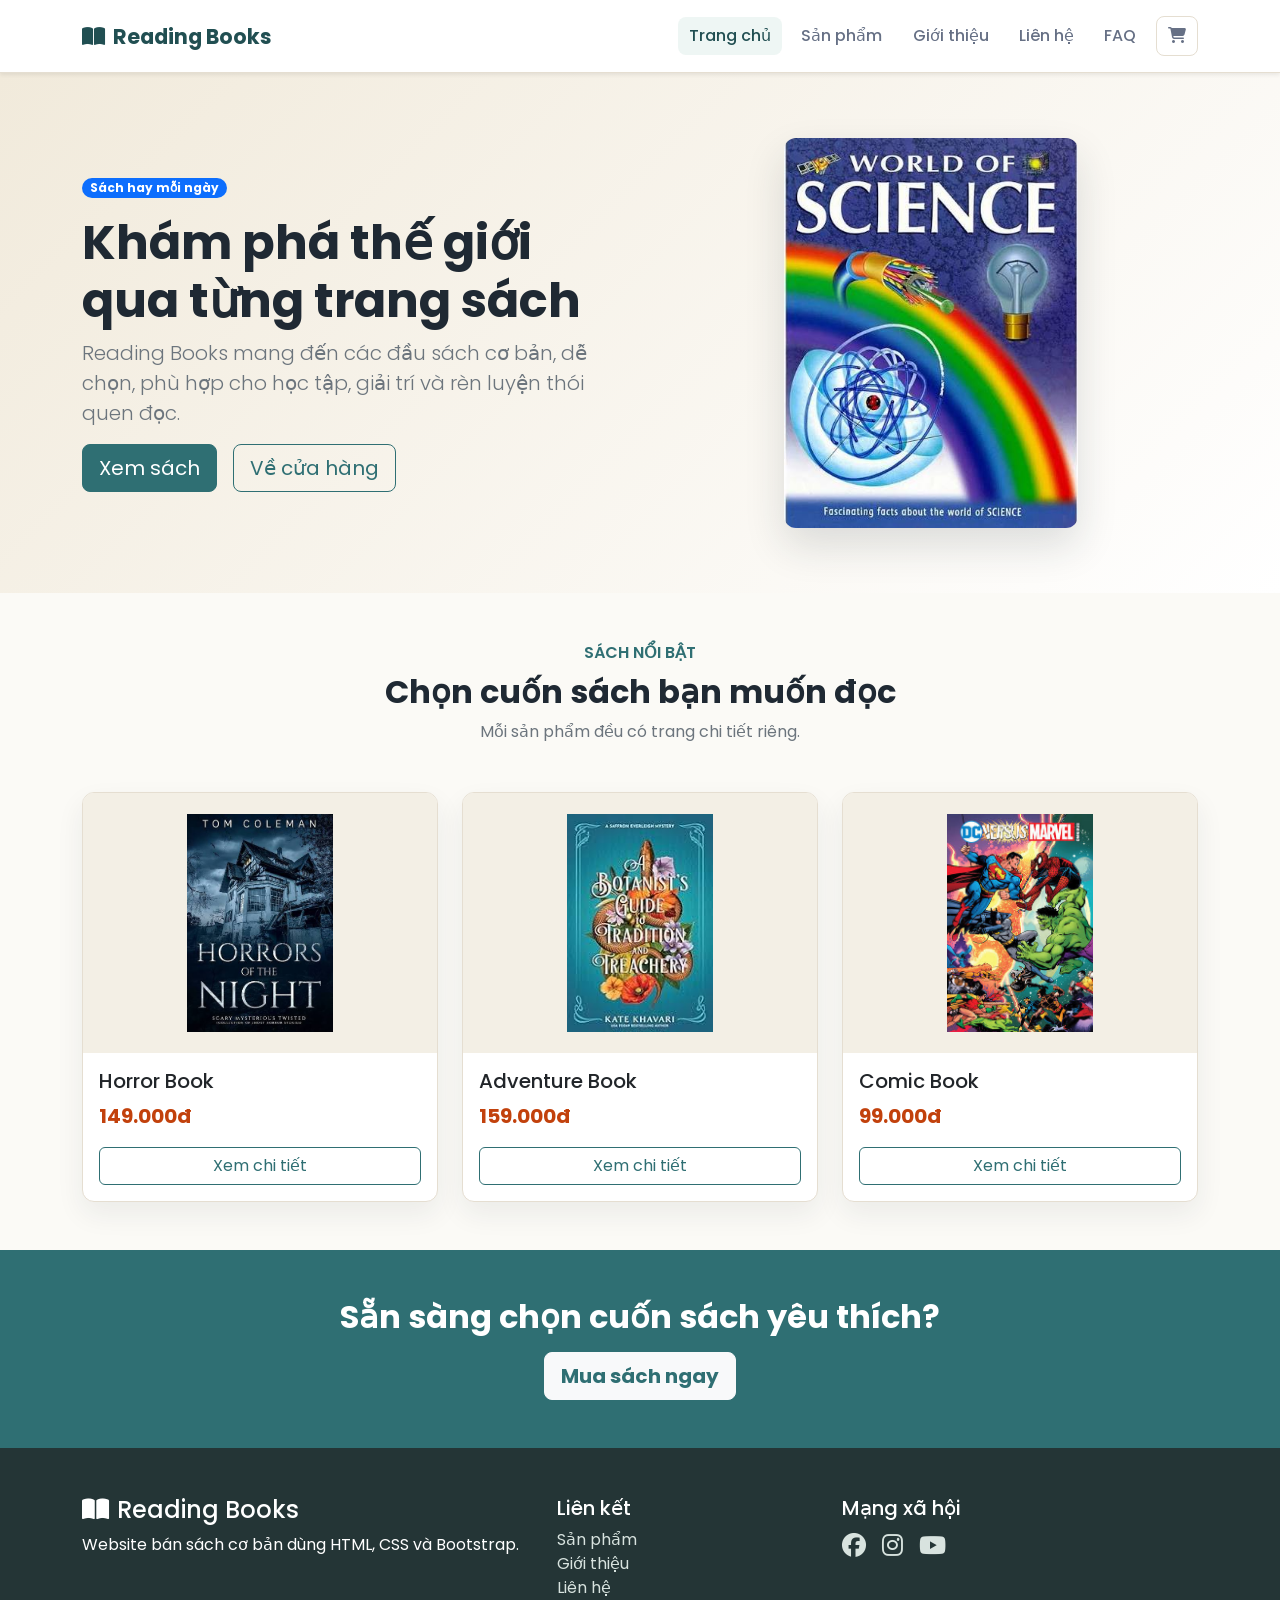
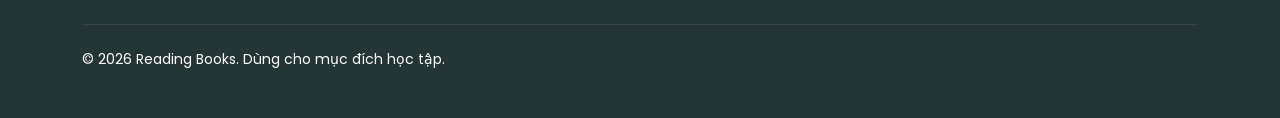
<file: index.html>
﻿<!doctype html><html lang="vi"><head><meta charset="utf-8"><meta name="viewport" content="width=device-width, initial-scale=1"><title>Trang chủ | Reading Books</title><link rel="preconnect" href="https://fonts.googleapis.com"><link rel="preconnect" href="https://fonts.gstatic.com" crossorigin><link href="https://fonts.googleapis.com/css2?family=Poppins:wght@400;500;600;700&display=swap" rel="stylesheet"><link href="https://cdn.jsdelivr.net/npm/bootstrap@5.3.3/dist/css/bootstrap.min.css" rel="stylesheet"><link rel="stylesheet" href="https://cdnjs.cloudflare.com/ajax/libs/font-awesome/6.5.2/css/all.min.css"><link rel="stylesheet" href="assets/css/style.css"></head><body><nav class="site-nav shadow-sm sticky-top"><div class="container d-flex flex-wrap align-items-center justify-content-between gap-3 py-3"><a class="brand" href="index.html"><i class="fa-solid fa-book-open me-2"></i>Reading Books</a><div class="nav-links d-flex flex-wrap align-items-center gap-2"><a class="active" href="index.html">Trang chủ</a><a href="products.html">Sản phẩm</a><a href="about.html">Giới thiệu</a><a href="contact.html">Liên hệ</a><a href="faq.html">FAQ</a><a class="cart-link" href="cart.html"><i class="fa-solid fa-cart-shopping"></i></a></div></div></nav><main><section class="hero-section"><div class="container py-5"><div class="row align-items-center g-5"><div class="col-lg-6"><span class="badge rounded-pill text-bg-primary mb-3">Sách hay mỗi ngày</span><h1 class="display-5 fw-bold">Khám phá thế giới qua từng trang sách</h1><p class="lead text-secondary">Reading Books mang đến các đầu sách cơ bản, dễ chọn, phù hợp cho học tập, giải trí và rèn luyện thói quen đọc.</p><div class="d-flex flex-wrap gap-3"><a class="btn btn-primary btn-lg" href="products.html">Xem sách</a><a class="btn btn-outline-primary btn-lg" href="about.html">Về cửa hàng</a></div></div><div class="col-lg-6 text-center"><img src="assets/images1/science book.jpg" class="img-fluid hero-image" alt="Sách khoa học"></div></div></div></section><section class="py-5"><div class="container"><div class="section-heading text-center mb-5"><p class="text-primary fw-semibold mb-2">SÁCH NỔI BẬT</p><h2 class="fw-bold">Chọn cuốn sách bạn muốn đọc</h2><p class="text-secondary">Mỗi sản phẩm đều có trang chi tiết riêng.</p></div><div class="row g-4"><div class="col-md-4"><article class="card product-card h-100"><div class="product-img-wrapper"><img src="assets/images1/horror book.jpg" class="product-image" alt="Horror Book"></div><div class="card-body d-flex flex-column"><h3 class="h5">Horror Book</h3><p class="price">149.000đ</p><a class="btn btn-outline-primary mt-auto" href="product-detail.html">Xem chi tiết</a></div></article></div><div class="col-md-4"><article class="card product-card h-100"><div class="product-img-wrapper"><img src="assets/images1/adventure book.jpg" class="product-image" alt="Adventure Book"></div><div class="card-body d-flex flex-column"><h3 class="h5">Adventure Book</h3><p class="price">159.000đ</p><a class="btn btn-outline-primary mt-auto" href="adventure-detail.html">Xem chi tiết</a></div></article></div><div class="col-md-4"><article class="card product-card h-100"><div class="product-img-wrapper"><img src="assets/images1/comic.jpg" class="product-image" alt="Comic Book"></div><div class="card-body d-flex flex-column"><h3 class="h5">Comic Book</h3><p class="price">99.000đ</p><a class="btn btn-outline-primary mt-auto" href="comic-detail.html">Xem chi tiết</a></div></article></div></div></div></section><section class="cta-section py-5 text-center text-white"><div class="container"><h2 class="fw-bold mb-3">Sẵn sàng chọn cuốn sách yêu thích?</h2><a href="products.html" class="btn btn-light btn-lg text-primary fw-bold">Mua sách ngay</a></div></section></main><footer class="site-footer py-5"><div class="container"><div class="row g-4"><div class="col-md-5"><h4><i class="fa-solid fa-book-open me-2"></i>Reading Books</h4><p class="mb-0">Website bán sách cơ bản dùng HTML, CSS và Bootstrap.</p></div><div class="col-6 col-md-3"><h5>Liên kết</h5><a href="products.html">Sản phẩm</a><br><a href="about.html">Giới thiệu</a><br><a href="contact.html">Liên hệ</a></div><div class="col-6 col-md-4"><h5>Mạng xã hội</h5><div class="d-flex gap-3 fs-4"><a href="#"><i class="fa-brands fa-facebook"></i></a><a href="#"><i class="fa-brands fa-instagram"></i></a><a href="#"><i class="fa-brands fa-youtube"></i></a></div></div></div><hr class="border-secondary my-4"><p class="small mb-0">© 2026 Reading Books. Dùng cho mục đích học tập.</p></div></footer></body></html>
</file>
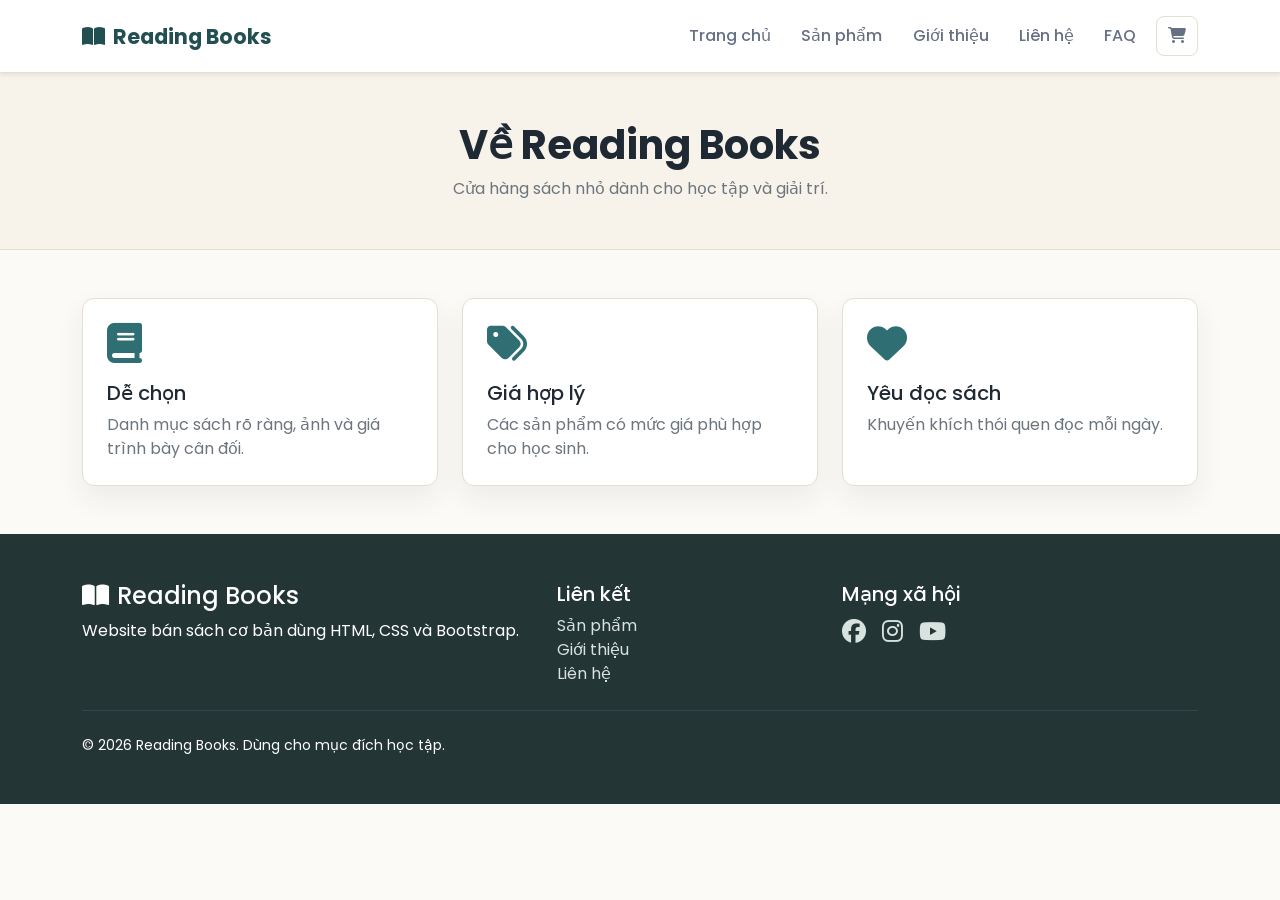
<file: about.html>
﻿<!doctype html><html lang="vi"><head><meta charset="utf-8"><meta name="viewport" content="width=device-width, initial-scale=1"><link rel="preconnect" href="https://fonts.googleapis.com"><link rel="preconnect" href="https://fonts.gstatic.com" crossorigin><link href="https://fonts.googleapis.com/css2?family=Poppins:wght@400;500;600;700&display=swap" rel="stylesheet"><link href="https://cdn.jsdelivr.net/npm/bootstrap@5.3.3/dist/css/bootstrap.min.css" rel="stylesheet"><link rel="stylesheet" href="https://cdnjs.cloudflare.com/ajax/libs/font-awesome/6.5.2/css/all.min.css"><link rel="stylesheet" href="assets/css/style.css"><title>Giới thiệu | Reading Books</title></head><body><nav class="site-nav shadow-sm sticky-top"><div class="container d-flex flex-wrap align-items-center justify-content-between gap-3 py-3"><a class="brand" href="index.html"><i class="fa-solid fa-book-open me-2"></i>Reading Books</a><div class="nav-links d-flex flex-wrap align-items-center gap-2"><a href="index.html">Trang chủ</a><a href="products.html">Sản phẩm</a><a href="about.html">Giới thiệu</a><a href="contact.html">Liên hệ</a><a href="faq.html">FAQ</a><a class="cart-link" href="cart.html"><i class="fa-solid fa-cart-shopping"></i></a></div></div></nav><main><section class="page-header py-5 text-center"><div class="container"><h1 class="fw-bold">Về Reading Books</h1><p class="text-secondary mb-0">Cửa hàng sách nhỏ dành cho học tập và giải trí.</p></div></section><section class="py-5"><div class="container"><div class="row g-4"><div class="col-md-4"><div class="feature-card p-4 h-100"><i class="fa-solid fa-book fs-1 text-primary"></i><h2 class="h5 mt-3">Dễ chọn</h2><p class="text-secondary mb-0">Danh mục sách rõ ràng, ảnh và giá trình bày cân đối.</p></div></div><div class="col-md-4"><div class="feature-card p-4 h-100"><i class="fa-solid fa-tags fs-1 text-primary"></i><h2 class="h5 mt-3">Giá hợp lý</h2><p class="text-secondary mb-0">Các sản phẩm có mức giá phù hợp cho học sinh.</p></div></div><div class="col-md-4"><div class="feature-card p-4 h-100"><i class="fa-solid fa-heart fs-1 text-primary"></i><h2 class="h5 mt-3">Yêu đọc sách</h2><p class="text-secondary mb-0">Khuyến khích thói quen đọc mỗi ngày.</p></div></div></div></div></section></main><footer class="site-footer py-5"><div class="container"><div class="row g-4"><div class="col-md-5"><h4><i class="fa-solid fa-book-open me-2"></i>Reading Books</h4><p class="mb-0">Website bán sách cơ bản dùng HTML, CSS và Bootstrap.</p></div><div class="col-6 col-md-3"><h5>Liên kết</h5><a href="products.html">Sản phẩm</a><br><a href="about.html">Giới thiệu</a><br><a href="contact.html">Liên hệ</a></div><div class="col-6 col-md-4"><h5>Mạng xã hội</h5><div class="d-flex gap-3 fs-4"><a href="#"><i class="fa-brands fa-facebook"></i></a><a href="#"><i class="fa-brands fa-instagram"></i></a><a href="#"><i class="fa-brands fa-youtube"></i></a></div></div></div><hr class="border-secondary my-4"><p class="small mb-0">© 2026 Reading Books. Dùng cho mục đích học tập.</p></div></footer></body></html>
</file>
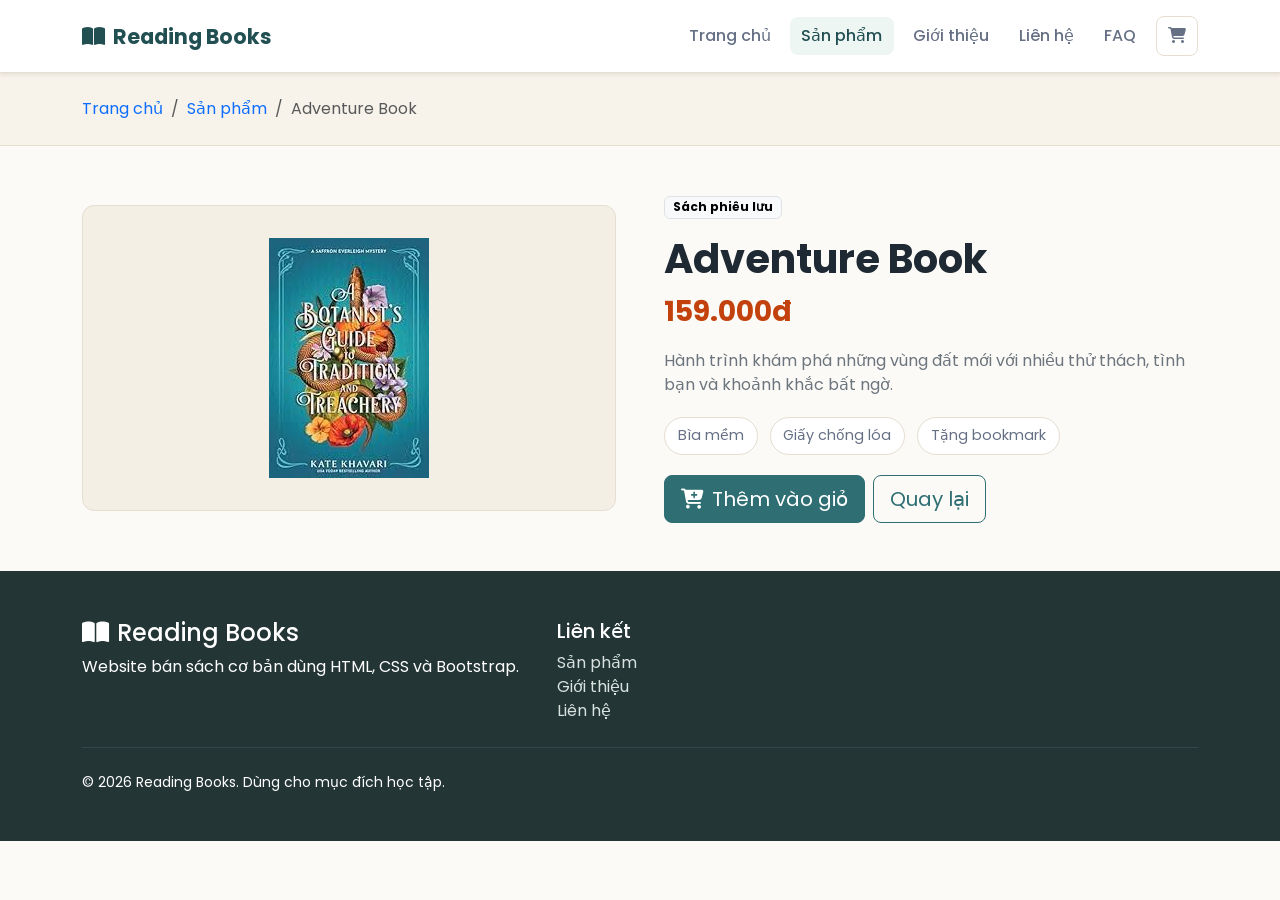
<file: adventure-detail.html>
﻿<!doctype html><html lang="vi"><head><meta charset="utf-8"><meta name="viewport" content="width=device-width, initial-scale=1"><title>Adventure Book | Reading Books</title><link rel="preconnect" href="https://fonts.googleapis.com"><link rel="preconnect" href="https://fonts.gstatic.com" crossorigin><link href="https://fonts.googleapis.com/css2?family=Poppins:wght@400;500;600;700&display=swap" rel="stylesheet"><link href="https://cdn.jsdelivr.net/npm/bootstrap@5.3.3/dist/css/bootstrap.min.css" rel="stylesheet"><link rel="stylesheet" href="https://cdnjs.cloudflare.com/ajax/libs/font-awesome/6.5.2/css/all.min.css"><link rel="stylesheet" href="assets/css/style.css"></head><body><nav class="site-nav shadow-sm sticky-top"><div class="container d-flex flex-wrap align-items-center justify-content-between gap-3 py-3"><a class="brand" href="index.html"><i class="fa-solid fa-book-open me-2"></i>Reading Books</a><div class="nav-links d-flex flex-wrap align-items-center gap-2"><a href="index.html">Trang chủ</a><a class="active" href="products.html">Sản phẩm</a><a href="about.html">Giới thiệu</a><a href="contact.html">Liên hệ</a><a href="faq.html">FAQ</a><a class="cart-link" href="cart.html"><i class="fa-solid fa-cart-shopping"></i></a></div></div></nav><main><section class="page-header py-4"><div class="container"><nav aria-label="breadcrumb"><ol class="breadcrumb mb-0"><li class="breadcrumb-item"><a href="index.html">Trang chủ</a></li><li class="breadcrumb-item"><a href="products.html">Sản phẩm</a></li><li class="breadcrumb-item active">Adventure Book</li></ol></nav></div></section><section class="py-5"><div class="container"><div class="row g-5 align-items-center"><div class="col-lg-6"><div class="detail-image-box"><img src="assets/images1/adventure book.jpg" class="img-fluid" alt="Adventure Book"></div></div><div class="col-lg-6"><span class="badge text-bg-light border">Sách phiêu lưu</span><h1 class="fw-bold mt-3">Adventure Book</h1><p class="price fs-3">159.000đ</p><p class="text-secondary">Hành trình khám phá những vùng đất mới với nhiều thử thách, tình bạn và khoảnh khắc bất ngờ.</p><div class="book-meta"><span>Bìa mềm</span><span>Giấy chống lóa</span><span>Tặng bookmark</span></div><a class="btn btn-primary btn-lg" href="cart.html"><i class="fa-solid fa-cart-plus me-2"></i>Thêm vào giỏ</a><a class="btn btn-outline-primary btn-lg ms-2" href="products.html">Quay lại</a></div></div></div></section></main><footer class="site-footer py-5"><div class="container"><div class="row g-4"><div class="col-md-5"><h4><i class="fa-solid fa-book-open me-2"></i>Reading Books</h4><p class="mb-0">Website bán sách cơ bản dùng HTML, CSS và Bootstrap.</p></div><div class="col-6 col-md-3"><h5>Liên kết</h5><a href="products.html">Sản phẩm</a><br><a href="about.html">Giới thiệu</a><br><a href="contact.html">Liên hệ</a></div></div><hr class="border-secondary my-4"><p class="small mb-0">© 2026 Reading Books. Dùng cho mục đích học tập.</p></div></footer></body></html>
</file>
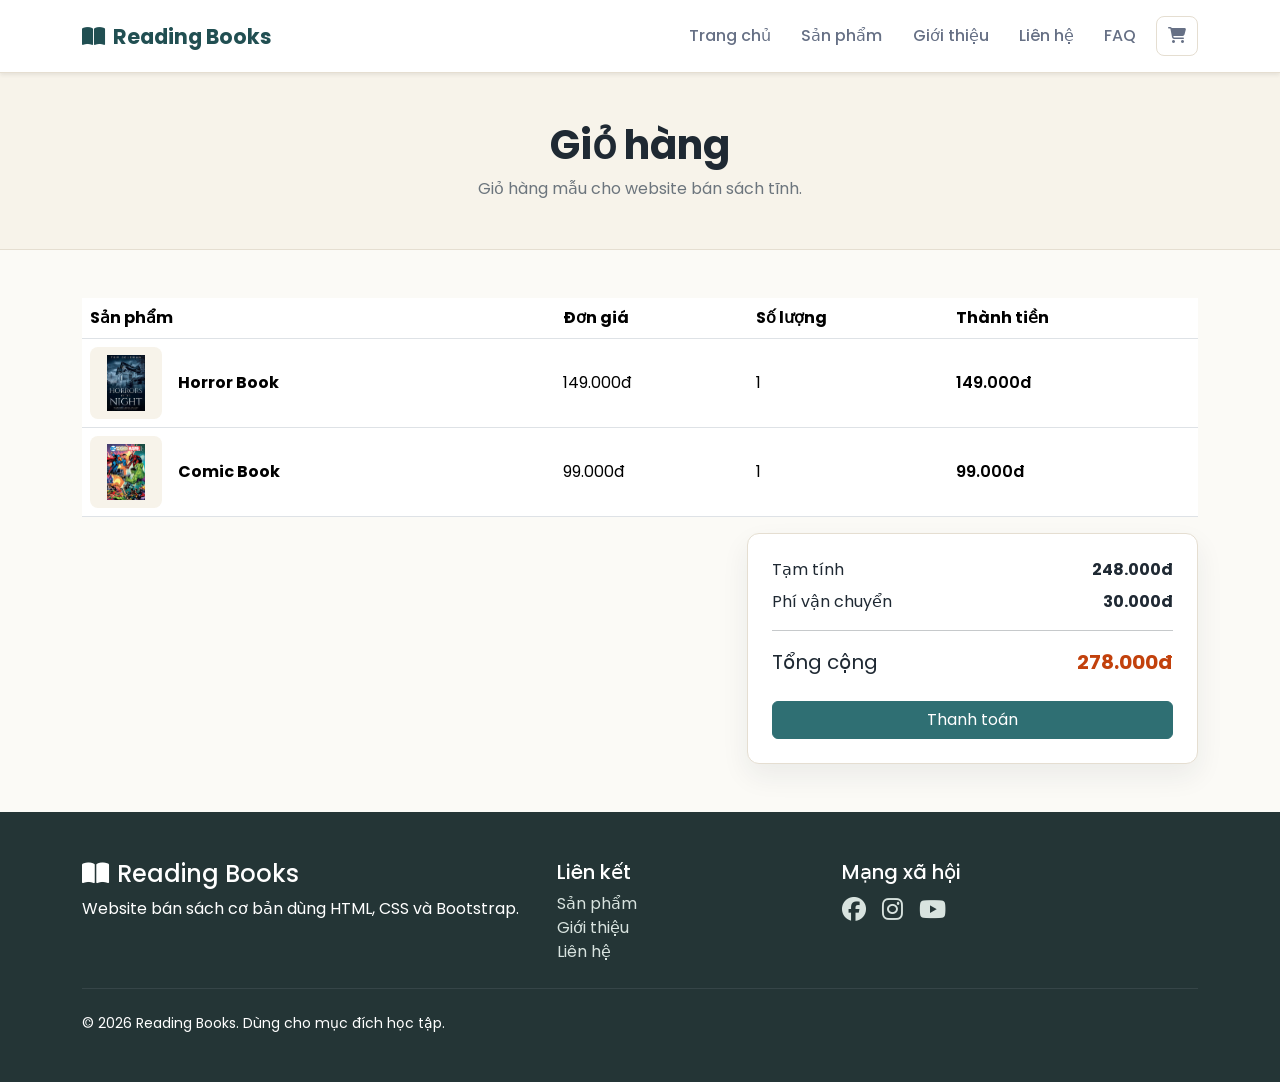
<file: cart.html>
﻿<!doctype html><html lang="vi"><head><meta charset="utf-8"><meta name="viewport" content="width=device-width, initial-scale=1"><link rel="preconnect" href="https://fonts.googleapis.com"><link rel="preconnect" href="https://fonts.gstatic.com" crossorigin><link href="https://fonts.googleapis.com/css2?family=Poppins:wght@400;500;600;700&display=swap" rel="stylesheet"><link href="https://cdn.jsdelivr.net/npm/bootstrap@5.3.3/dist/css/bootstrap.min.css" rel="stylesheet"><link rel="stylesheet" href="https://cdnjs.cloudflare.com/ajax/libs/font-awesome/6.5.2/css/all.min.css"><link rel="stylesheet" href="assets/css/style.css"><title>Giỏ hàng | Reading Books</title></head><body><nav class="site-nav shadow-sm sticky-top"><div class="container d-flex flex-wrap align-items-center justify-content-between gap-3 py-3"><a class="brand" href="index.html"><i class="fa-solid fa-book-open me-2"></i>Reading Books</a><div class="nav-links d-flex flex-wrap align-items-center gap-2"><a href="index.html">Trang chủ</a><a href="products.html">Sản phẩm</a><a href="about.html">Giới thiệu</a><a href="contact.html">Liên hệ</a><a href="faq.html">FAQ</a><a class="cart-link" href="cart.html"><i class="fa-solid fa-cart-shopping"></i></a></div></div></nav><main><section class="page-header py-5 text-center"><div class="container"><h1 class="fw-bold">Giỏ hàng</h1><p class="text-secondary mb-0">Giỏ hàng mẫu cho website bán sách tĩnh.</p></div></section><section class="py-5"><div class="container"><div class="table-responsive"><table class="table align-middle"><thead><tr><th>Sản phẩm</th><th>Đơn giá</th><th>Số lượng</th><th>Thành tiền</th></tr></thead><tbody><tr><td><div class="d-flex align-items-center gap-3"><img src="assets/images1/horror book.jpg" class="cart-thumb" alt="Horror Book"><strong>Horror Book</strong></div></td><td>149.000đ</td><td>1</td><td class="fw-semibold">149.000đ</td></tr><tr><td><div class="d-flex align-items-center gap-3"><img src="assets/images1/comic.jpg" class="cart-thumb" alt="Comic Book"><strong>Comic Book</strong></div></td><td>99.000đ</td><td>1</td><td class="fw-semibold">99.000đ</td></tr></tbody></table></div><div class="row justify-content-end"><div class="col-md-5"><div class="summary-card p-4"><div class="d-flex justify-content-between mb-2"><span>Tạm tính</span><strong>248.000đ</strong></div><div class="d-flex justify-content-between mb-3"><span>Phí vận chuyển</span><strong>30.000đ</strong></div><hr><div class="d-flex justify-content-between fs-5"><span>Tổng cộng</span><strong class="price mb-0">278.000đ</strong></div><a class="btn btn-primary w-100 mt-4" href="checkout.html">Thanh toán</a></div></div></div></div></section></main><footer class="site-footer py-5"><div class="container"><div class="row g-4"><div class="col-md-5"><h4><i class="fa-solid fa-book-open me-2"></i>Reading Books</h4><p class="mb-0">Website bán sách cơ bản dùng HTML, CSS và Bootstrap.</p></div><div class="col-6 col-md-3"><h5>Liên kết</h5><a href="products.html">Sản phẩm</a><br><a href="about.html">Giới thiệu</a><br><a href="contact.html">Liên hệ</a></div><div class="col-6 col-md-4"><h5>Mạng xã hội</h5><div class="d-flex gap-3 fs-4"><a href="#"><i class="fa-brands fa-facebook"></i></a><a href="#"><i class="fa-brands fa-instagram"></i></a><a href="#"><i class="fa-brands fa-youtube"></i></a></div></div></div><hr class="border-secondary my-4"><p class="small mb-0">© 2026 Reading Books. Dùng cho mục đích học tập.</p></div></footer></body></html>
</file>
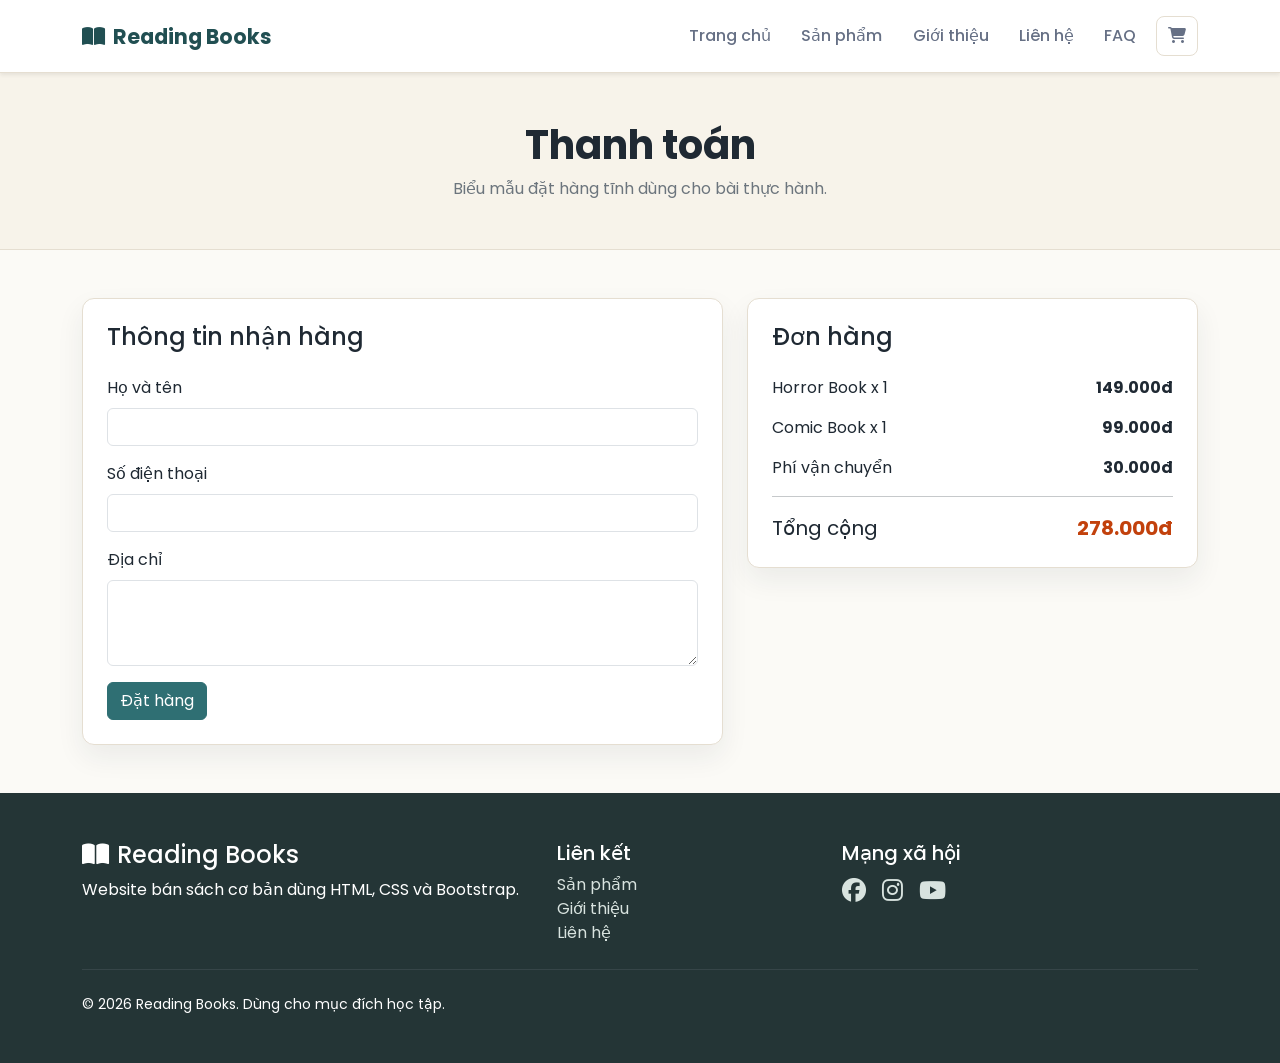
<file: checkout.html>
﻿<!doctype html><html lang="vi"><head><meta charset="utf-8"><meta name="viewport" content="width=device-width, initial-scale=1"><link rel="preconnect" href="https://fonts.googleapis.com"><link rel="preconnect" href="https://fonts.gstatic.com" crossorigin><link href="https://fonts.googleapis.com/css2?family=Poppins:wght@400;500;600;700&display=swap" rel="stylesheet"><link href="https://cdn.jsdelivr.net/npm/bootstrap@5.3.3/dist/css/bootstrap.min.css" rel="stylesheet"><link rel="stylesheet" href="https://cdnjs.cloudflare.com/ajax/libs/font-awesome/6.5.2/css/all.min.css"><link rel="stylesheet" href="assets/css/style.css"><title>Thanh toán | Reading Books</title></head><body><nav class="site-nav shadow-sm sticky-top"><div class="container d-flex flex-wrap align-items-center justify-content-between gap-3 py-3"><a class="brand" href="index.html"><i class="fa-solid fa-book-open me-2"></i>Reading Books</a><div class="nav-links d-flex flex-wrap align-items-center gap-2"><a href="index.html">Trang chủ</a><a href="products.html">Sản phẩm</a><a href="about.html">Giới thiệu</a><a href="contact.html">Liên hệ</a><a href="faq.html">FAQ</a><a class="cart-link" href="cart.html"><i class="fa-solid fa-cart-shopping"></i></a></div></div></nav><main><section class="page-header py-5 text-center"><div class="container"><h1 class="fw-bold">Thanh toán</h1><p class="text-secondary mb-0">Biểu mẫu đặt hàng tĩnh dùng cho bài thực hành.</p></div></section><section class="py-5"><div class="container"><div class="row g-4"><div class="col-lg-7"><form class="form-card p-4"><h2 class="h4 mb-4">Thông tin nhận hàng</h2><label class="form-label">Họ và tên</label><input class="form-control mb-3"><label class="form-label">Số điện thoại</label><input class="form-control mb-3"><label class="form-label">Địa chỉ</label><textarea class="form-control mb-3" rows="3"></textarea><button class="btn btn-primary" type="button">Đặt hàng</button></form></div><div class="col-lg-5"><div class="summary-card p-4"><h2 class="h4 mb-4">Đơn hàng</h2><div class="d-flex justify-content-between mb-3"><span>Horror Book x 1</span><strong>149.000đ</strong></div><div class="d-flex justify-content-between mb-3"><span>Comic Book x 1</span><strong>99.000đ</strong></div><div class="d-flex justify-content-between mb-3"><span>Phí vận chuyển</span><strong>30.000đ</strong></div><hr><div class="d-flex justify-content-between fs-5"><span>Tổng cộng</span><strong class="price mb-0">278.000đ</strong></div></div></div></div></div></section></main><footer class="site-footer py-5"><div class="container"><div class="row g-4"><div class="col-md-5"><h4><i class="fa-solid fa-book-open me-2"></i>Reading Books</h4><p class="mb-0">Website bán sách cơ bản dùng HTML, CSS và Bootstrap.</p></div><div class="col-6 col-md-3"><h5>Liên kết</h5><a href="products.html">Sản phẩm</a><br><a href="about.html">Giới thiệu</a><br><a href="contact.html">Liên hệ</a></div><div class="col-6 col-md-4"><h5>Mạng xã hội</h5><div class="d-flex gap-3 fs-4"><a href="#"><i class="fa-brands fa-facebook"></i></a><a href="#"><i class="fa-brands fa-instagram"></i></a><a href="#"><i class="fa-brands fa-youtube"></i></a></div></div></div><hr class="border-secondary my-4"><p class="small mb-0">© 2026 Reading Books. Dùng cho mục đích học tập.</p></div></footer></body></html>
</file>
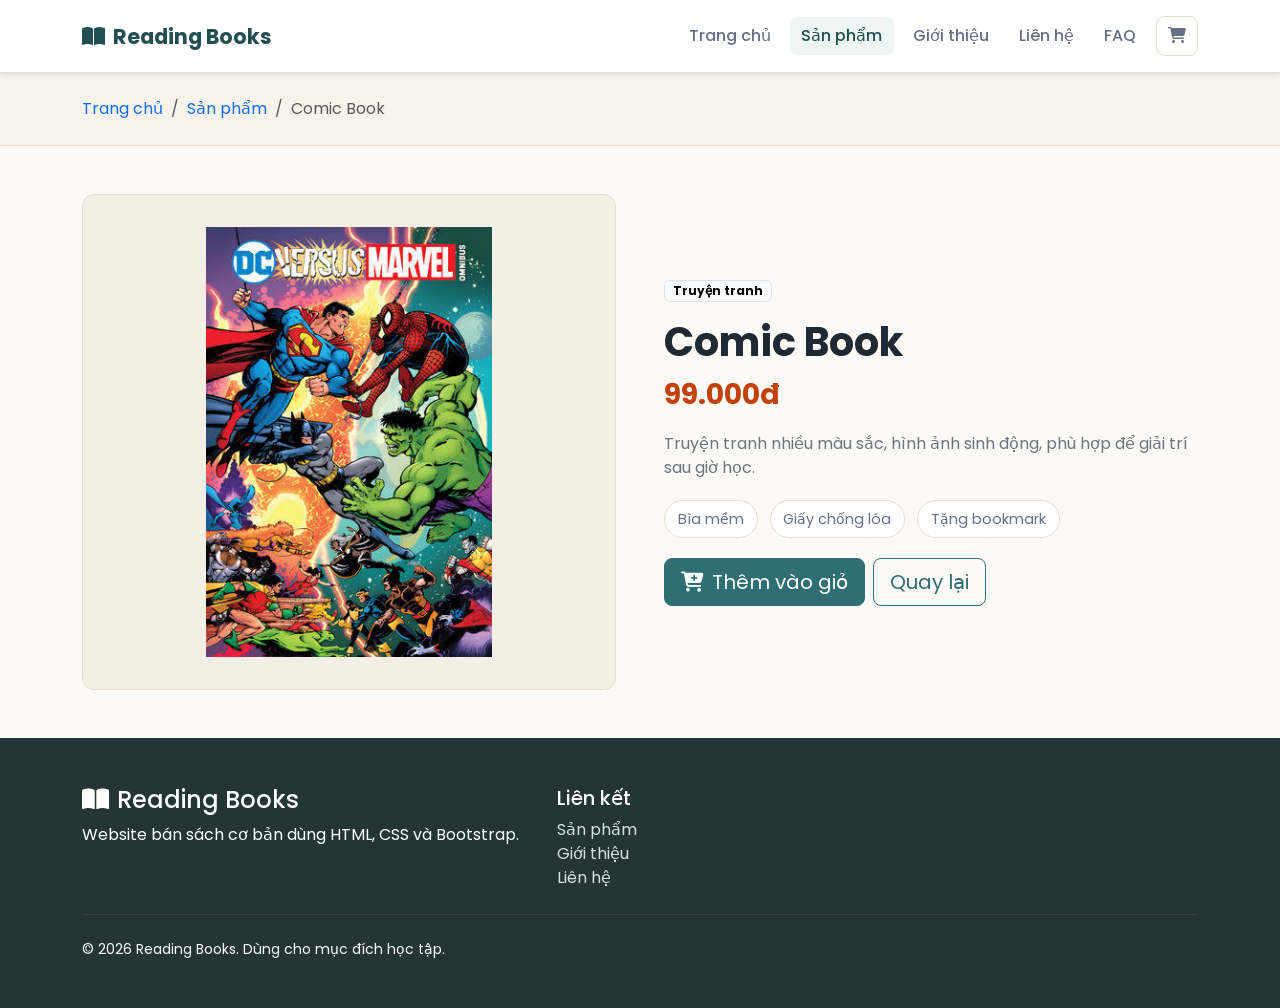
<file: comic-detail.html>
﻿<!doctype html><html lang="vi"><head><meta charset="utf-8"><meta name="viewport" content="width=device-width, initial-scale=1"><title>Comic Book | Reading Books</title><link rel="preconnect" href="https://fonts.googleapis.com"><link rel="preconnect" href="https://fonts.gstatic.com" crossorigin><link href="https://fonts.googleapis.com/css2?family=Poppins:wght@400;500;600;700&display=swap" rel="stylesheet"><link href="https://cdn.jsdelivr.net/npm/bootstrap@5.3.3/dist/css/bootstrap.min.css" rel="stylesheet"><link rel="stylesheet" href="https://cdnjs.cloudflare.com/ajax/libs/font-awesome/6.5.2/css/all.min.css"><link rel="stylesheet" href="assets/css/style.css"></head><body><nav class="site-nav shadow-sm sticky-top"><div class="container d-flex flex-wrap align-items-center justify-content-between gap-3 py-3"><a class="brand" href="index.html"><i class="fa-solid fa-book-open me-2"></i>Reading Books</a><div class="nav-links d-flex flex-wrap align-items-center gap-2"><a href="index.html">Trang chủ</a><a class="active" href="products.html">Sản phẩm</a><a href="about.html">Giới thiệu</a><a href="contact.html">Liên hệ</a><a href="faq.html">FAQ</a><a class="cart-link" href="cart.html"><i class="fa-solid fa-cart-shopping"></i></a></div></div></nav><main><section class="page-header py-4"><div class="container"><nav aria-label="breadcrumb"><ol class="breadcrumb mb-0"><li class="breadcrumb-item"><a href="index.html">Trang chủ</a></li><li class="breadcrumb-item"><a href="products.html">Sản phẩm</a></li><li class="breadcrumb-item active">Comic Book</li></ol></nav></div></section><section class="py-5"><div class="container"><div class="row g-5 align-items-center"><div class="col-lg-6"><div class="detail-image-box"><img src="assets/images1/comic.jpg" class="img-fluid" alt="Comic Book"></div></div><div class="col-lg-6"><span class="badge text-bg-light border">Truyện tranh</span><h1 class="fw-bold mt-3">Comic Book</h1><p class="price fs-3">99.000đ</p><p class="text-secondary">Truyện tranh nhiều màu sắc, hình ảnh sinh động, phù hợp để giải trí sau giờ học.</p><div class="book-meta"><span>Bìa mềm</span><span>Giấy chống lóa</span><span>Tặng bookmark</span></div><a class="btn btn-primary btn-lg" href="cart.html"><i class="fa-solid fa-cart-plus me-2"></i>Thêm vào giỏ</a><a class="btn btn-outline-primary btn-lg ms-2" href="products.html">Quay lại</a></div></div></div></section></main><footer class="site-footer py-5"><div class="container"><div class="row g-4"><div class="col-md-5"><h4><i class="fa-solid fa-book-open me-2"></i>Reading Books</h4><p class="mb-0">Website bán sách cơ bản dùng HTML, CSS và Bootstrap.</p></div><div class="col-6 col-md-3"><h5>Liên kết</h5><a href="products.html">Sản phẩm</a><br><a href="about.html">Giới thiệu</a><br><a href="contact.html">Liên hệ</a></div></div><hr class="border-secondary my-4"><p class="small mb-0">© 2026 Reading Books. Dùng cho mục đích học tập.</p></div></footer></body></html>
</file>
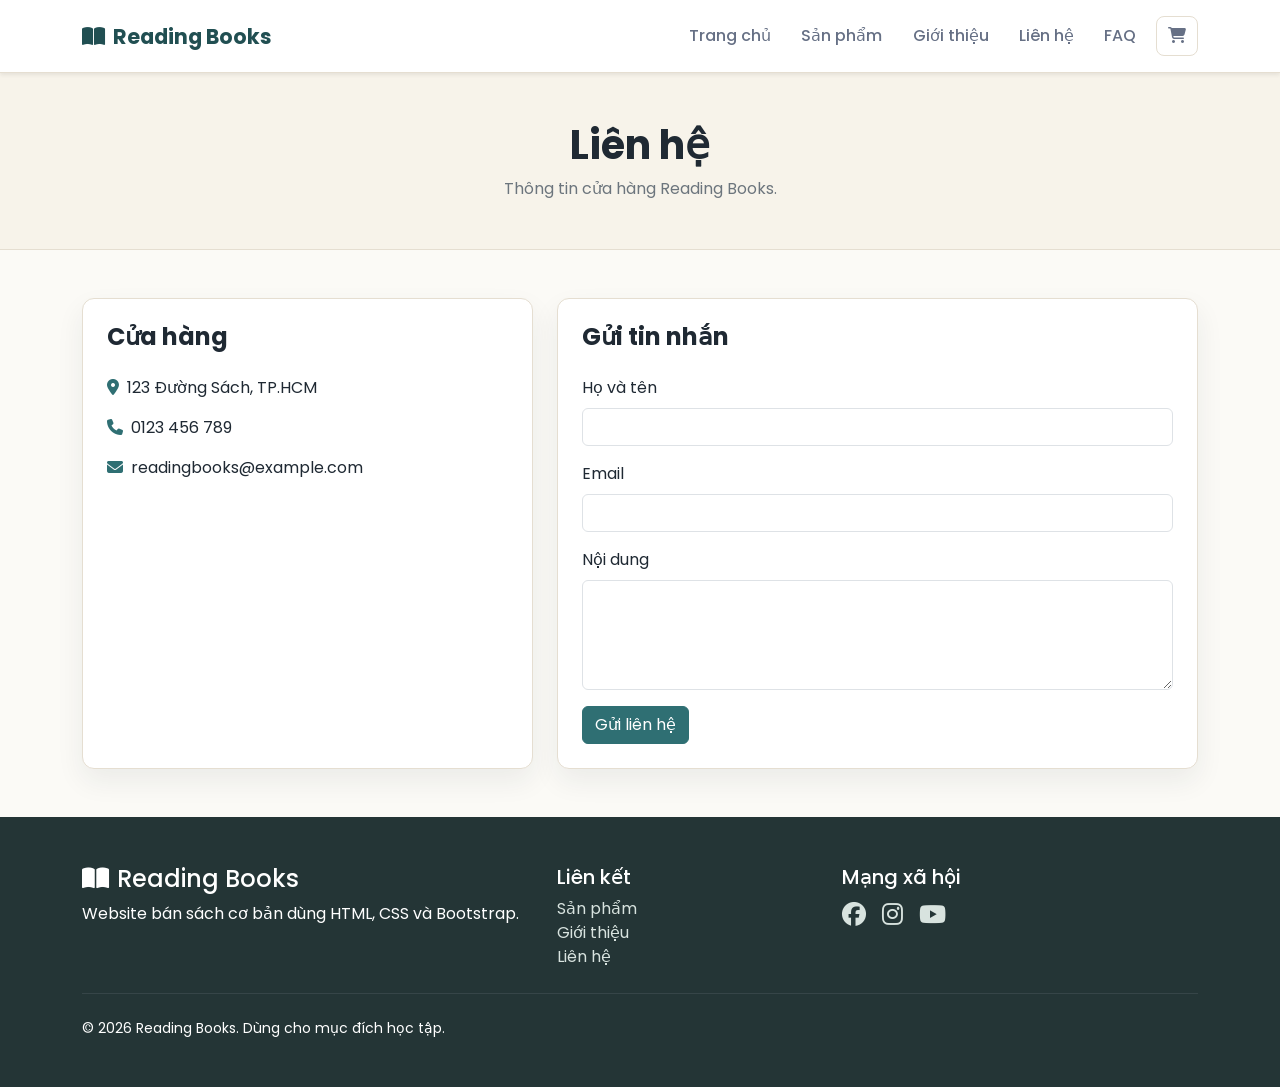
<file: contact.html>
﻿<!doctype html><html lang="vi"><head><meta charset="utf-8"><meta name="viewport" content="width=device-width, initial-scale=1"><link rel="preconnect" href="https://fonts.googleapis.com"><link rel="preconnect" href="https://fonts.gstatic.com" crossorigin><link href="https://fonts.googleapis.com/css2?family=Poppins:wght@400;500;600;700&display=swap" rel="stylesheet"><link href="https://cdn.jsdelivr.net/npm/bootstrap@5.3.3/dist/css/bootstrap.min.css" rel="stylesheet"><link rel="stylesheet" href="https://cdnjs.cloudflare.com/ajax/libs/font-awesome/6.5.2/css/all.min.css"><link rel="stylesheet" href="assets/css/style.css"><title>Liên hệ | Reading Books</title></head><body><nav class="site-nav shadow-sm sticky-top"><div class="container d-flex flex-wrap align-items-center justify-content-between gap-3 py-3"><a class="brand" href="index.html"><i class="fa-solid fa-book-open me-2"></i>Reading Books</a><div class="nav-links d-flex flex-wrap align-items-center gap-2"><a href="index.html">Trang chủ</a><a href="products.html">Sản phẩm</a><a href="about.html">Giới thiệu</a><a href="contact.html">Liên hệ</a><a href="faq.html">FAQ</a><a class="cart-link" href="cart.html"><i class="fa-solid fa-cart-shopping"></i></a></div></div></nav><main><section class="page-header py-5 text-center"><div class="container"><h1 class="fw-bold">Liên hệ</h1><p class="text-secondary mb-0">Thông tin cửa hàng Reading Books.</p></div></section><section class="py-5"><div class="container"><div class="row g-4"><div class="col-lg-5"><div class="feature-card p-4 h-100"><h2 class="h4 fw-bold mb-4">Cửa hàng</h2><p><i class="fa-solid fa-location-dot text-primary me-2"></i>123 Đường Sách, TP.HCM</p><p><i class="fa-solid fa-phone text-primary me-2"></i>0123 456 789</p><p><i class="fa-solid fa-envelope text-primary me-2"></i>readingbooks@example.com</p></div></div><div class="col-lg-7"><form class="form-card p-4"><h2 class="h4 fw-bold mb-4">Gửi tin nhắn</h2><label class="form-label">Họ và tên</label><input class="form-control mb-3" type="text"><label class="form-label">Email</label><input class="form-control mb-3" type="email"><label class="form-label">Nội dung</label><textarea class="form-control mb-3" rows="4"></textarea><button class="btn btn-primary" type="button">Gửi liên hệ</button></form></div></div></div></section></main><footer class="site-footer py-5"><div class="container"><div class="row g-4"><div class="col-md-5"><h4><i class="fa-solid fa-book-open me-2"></i>Reading Books</h4><p class="mb-0">Website bán sách cơ bản dùng HTML, CSS và Bootstrap.</p></div><div class="col-6 col-md-3"><h5>Liên kết</h5><a href="products.html">Sản phẩm</a><br><a href="about.html">Giới thiệu</a><br><a href="contact.html">Liên hệ</a></div><div class="col-6 col-md-4"><h5>Mạng xã hội</h5><div class="d-flex gap-3 fs-4"><a href="#"><i class="fa-brands fa-facebook"></i></a><a href="#"><i class="fa-brands fa-instagram"></i></a><a href="#"><i class="fa-brands fa-youtube"></i></a></div></div></div><hr class="border-secondary my-4"><p class="small mb-0">© 2026 Reading Books. Dùng cho mục đích học tập.</p></div></footer></body></html>
</file>
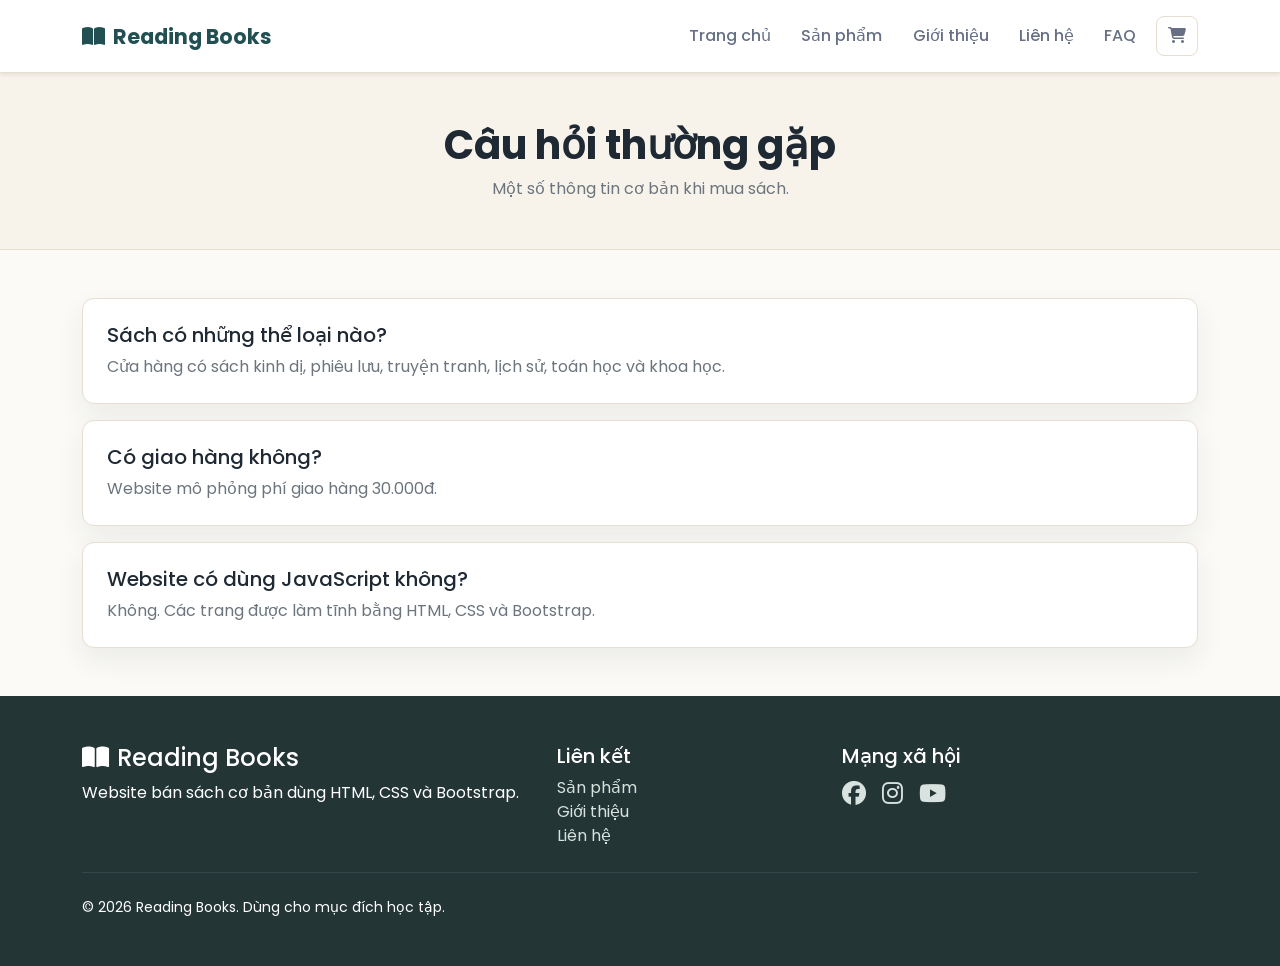
<file: faq.html>
﻿<!doctype html><html lang="vi"><head><meta charset="utf-8"><meta name="viewport" content="width=device-width, initial-scale=1"><link rel="preconnect" href="https://fonts.googleapis.com"><link rel="preconnect" href="https://fonts.gstatic.com" crossorigin><link href="https://fonts.googleapis.com/css2?family=Poppins:wght@400;500;600;700&display=swap" rel="stylesheet"><link href="https://cdn.jsdelivr.net/npm/bootstrap@5.3.3/dist/css/bootstrap.min.css" rel="stylesheet"><link rel="stylesheet" href="https://cdnjs.cloudflare.com/ajax/libs/font-awesome/6.5.2/css/all.min.css"><link rel="stylesheet" href="assets/css/style.css"><title>FAQ | Reading Books</title></head><body><nav class="site-nav shadow-sm sticky-top"><div class="container d-flex flex-wrap align-items-center justify-content-between gap-3 py-3"><a class="brand" href="index.html"><i class="fa-solid fa-book-open me-2"></i>Reading Books</a><div class="nav-links d-flex flex-wrap align-items-center gap-2"><a href="index.html">Trang chủ</a><a href="products.html">Sản phẩm</a><a href="about.html">Giới thiệu</a><a href="contact.html">Liên hệ</a><a href="faq.html">FAQ</a><a class="cart-link" href="cart.html"><i class="fa-solid fa-cart-shopping"></i></a></div></div></nav><main><section class="page-header py-5 text-center"><div class="container"><h1 class="fw-bold">Câu hỏi thường gặp</h1><p class="text-secondary mb-0">Một số thông tin cơ bản khi mua sách.</p></div></section><section class="py-5"><div class="container faq-container"><div class="faq-box p-4 mb-3"><h2 class="h5">Sách có những thể loại nào?</h2><p class="text-secondary mb-0">Cửa hàng có sách kinh dị, phiêu lưu, truyện tranh, lịch sử, toán học và khoa học.</p></div><div class="faq-box p-4 mb-3"><h2 class="h5">Có giao hàng không?</h2><p class="text-secondary mb-0">Website mô phỏng phí giao hàng 30.000đ.</p></div><div class="faq-box p-4"><h2 class="h5">Website có dùng JavaScript không?</h2><p class="text-secondary mb-0">Không. Các trang được làm tĩnh bằng HTML, CSS và Bootstrap.</p></div></div></section></main><footer class="site-footer py-5"><div class="container"><div class="row g-4"><div class="col-md-5"><h4><i class="fa-solid fa-book-open me-2"></i>Reading Books</h4><p class="mb-0">Website bán sách cơ bản dùng HTML, CSS và Bootstrap.</p></div><div class="col-6 col-md-3"><h5>Liên kết</h5><a href="products.html">Sản phẩm</a><br><a href="about.html">Giới thiệu</a><br><a href="contact.html">Liên hệ</a></div><div class="col-6 col-md-4"><h5>Mạng xã hội</h5><div class="d-flex gap-3 fs-4"><a href="#"><i class="fa-brands fa-facebook"></i></a><a href="#"><i class="fa-brands fa-instagram"></i></a><a href="#"><i class="fa-brands fa-youtube"></i></a></div></div></div><hr class="border-secondary my-4"><p class="small mb-0">© 2026 Reading Books. Dùng cho mục đích học tập.</p></div></footer></body></html>
</file>
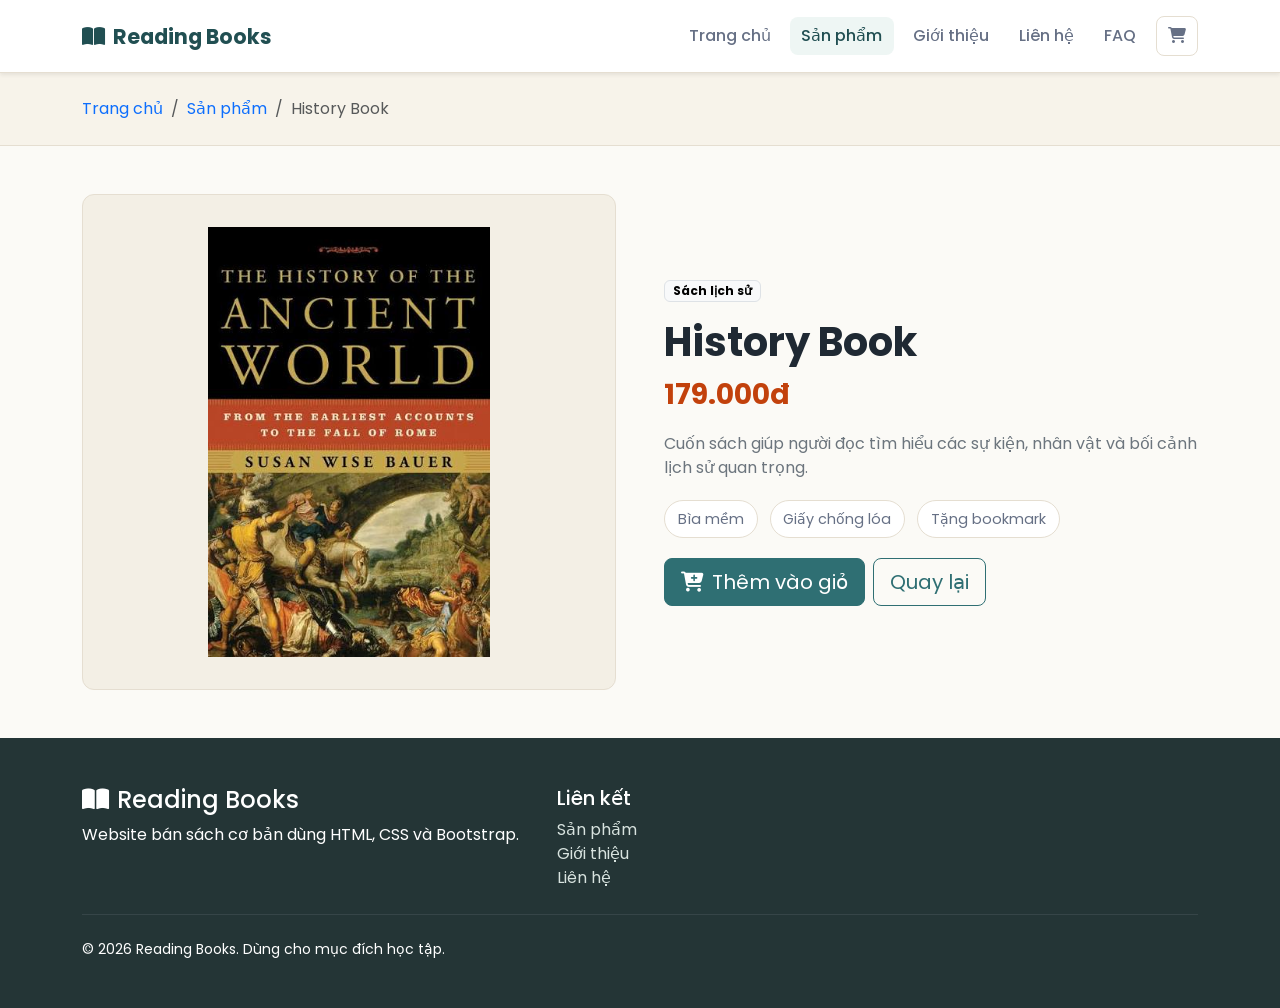
<file: history-detail.html>
﻿<!doctype html><html lang="vi"><head><meta charset="utf-8"><meta name="viewport" content="width=device-width, initial-scale=1"><title>History Book | Reading Books</title><link rel="preconnect" href="https://fonts.googleapis.com"><link rel="preconnect" href="https://fonts.gstatic.com" crossorigin><link href="https://fonts.googleapis.com/css2?family=Poppins:wght@400;500;600;700&display=swap" rel="stylesheet"><link href="https://cdn.jsdelivr.net/npm/bootstrap@5.3.3/dist/css/bootstrap.min.css" rel="stylesheet"><link rel="stylesheet" href="https://cdnjs.cloudflare.com/ajax/libs/font-awesome/6.5.2/css/all.min.css"><link rel="stylesheet" href="assets/css/style.css"></head><body><nav class="site-nav shadow-sm sticky-top"><div class="container d-flex flex-wrap align-items-center justify-content-between gap-3 py-3"><a class="brand" href="index.html"><i class="fa-solid fa-book-open me-2"></i>Reading Books</a><div class="nav-links d-flex flex-wrap align-items-center gap-2"><a href="index.html">Trang chủ</a><a class="active" href="products.html">Sản phẩm</a><a href="about.html">Giới thiệu</a><a href="contact.html">Liên hệ</a><a href="faq.html">FAQ</a><a class="cart-link" href="cart.html"><i class="fa-solid fa-cart-shopping"></i></a></div></div></nav><main><section class="page-header py-4"><div class="container"><nav aria-label="breadcrumb"><ol class="breadcrumb mb-0"><li class="breadcrumb-item"><a href="index.html">Trang chủ</a></li><li class="breadcrumb-item"><a href="products.html">Sản phẩm</a></li><li class="breadcrumb-item active">History Book</li></ol></nav></div></section><section class="py-5"><div class="container"><div class="row g-5 align-items-center"><div class="col-lg-6"><div class="detail-image-box"><img src="assets/images1/history.jpg" class="img-fluid" alt="History Book"></div></div><div class="col-lg-6"><span class="badge text-bg-light border">Sách lịch sử</span><h1 class="fw-bold mt-3">History Book</h1><p class="price fs-3">179.000đ</p><p class="text-secondary">Cuốn sách giúp người đọc tìm hiểu các sự kiện, nhân vật và bối cảnh lịch sử quan trọng.</p><div class="book-meta"><span>Bìa mềm</span><span>Giấy chống lóa</span><span>Tặng bookmark</span></div><a class="btn btn-primary btn-lg" href="cart.html"><i class="fa-solid fa-cart-plus me-2"></i>Thêm vào giỏ</a><a class="btn btn-outline-primary btn-lg ms-2" href="products.html">Quay lại</a></div></div></div></section></main><footer class="site-footer py-5"><div class="container"><div class="row g-4"><div class="col-md-5"><h4><i class="fa-solid fa-book-open me-2"></i>Reading Books</h4><p class="mb-0">Website bán sách cơ bản dùng HTML, CSS và Bootstrap.</p></div><div class="col-6 col-md-3"><h5>Liên kết</h5><a href="products.html">Sản phẩm</a><br><a href="about.html">Giới thiệu</a><br><a href="contact.html">Liên hệ</a></div></div><hr class="border-secondary my-4"><p class="small mb-0">© 2026 Reading Books. Dùng cho mục đích học tập.</p></div></footer></body></html>
</file>
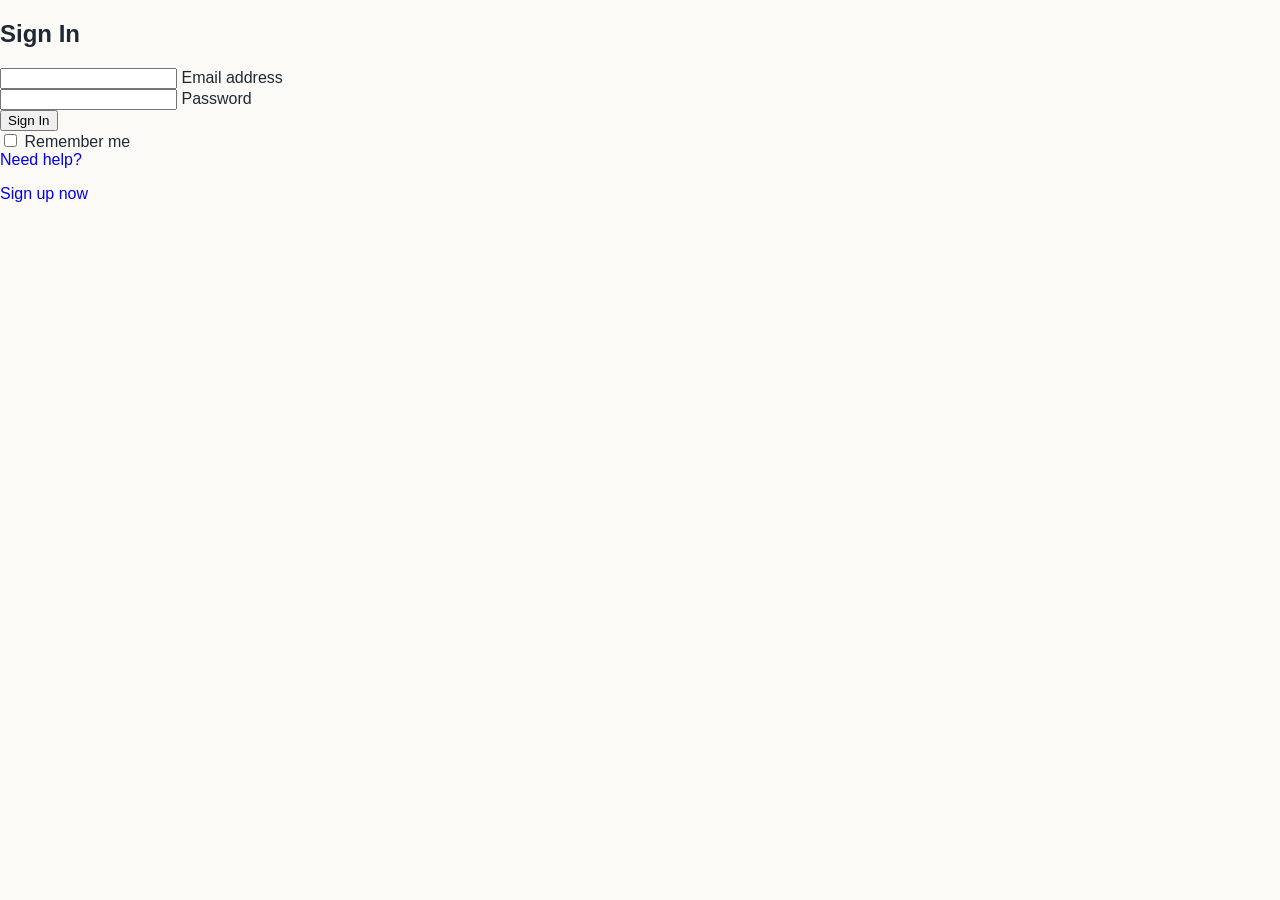
<file: login.html>
<!DOCTYPE html>
<html lang="en">
  <head>
    <meta charset="UTF-8" />
    <meta name="viewport" content="width=device-width, initial-scale=1.0" />
    <title>Login</title>
    <link rel="stylesheet" href="assets/css/style.css" />
  </head>
  <body>
    <div class="form-wrapper">
      <h2>Sign In</h2>
      <form action="#">
        <div class="form-control">
          <input id="email" type="text" required />
          <label>Email address</label>
        </div>
        <div class="form-control">
          <input id="password" type="password" required />
          <label>Password</label>
        </div>
        <button type="submit">Sign In</button>
        <div class="form-help">
          <div class="remember-me">
            <input type="checkbox" id="remember-me" />
            <label for="remember-me">Remember me</label>
          </div>
          <a href="#">Need help?</a>
        </div>
      </form>
      <p><a href="./register.html">Sign up now</a></p>
    </div>

    <script src="assets/js/login.js"></script>
  </body>
</html>
</file>
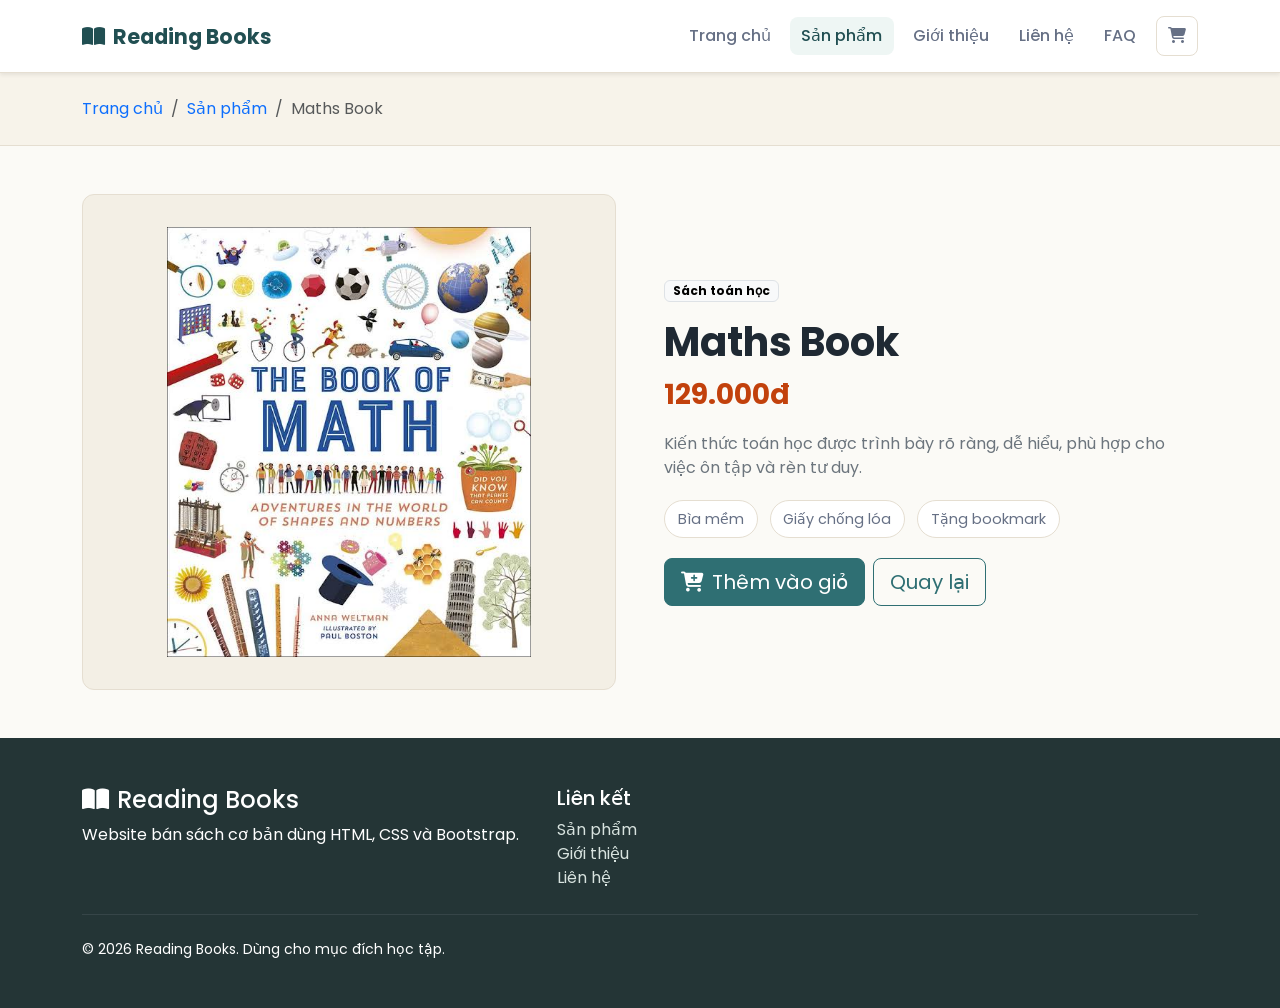
<file: maths-detail.html>
﻿<!doctype html><html lang="vi"><head><meta charset="utf-8"><meta name="viewport" content="width=device-width, initial-scale=1"><title>Maths Book | Reading Books</title><link rel="preconnect" href="https://fonts.googleapis.com"><link rel="preconnect" href="https://fonts.gstatic.com" crossorigin><link href="https://fonts.googleapis.com/css2?family=Poppins:wght@400;500;600;700&display=swap" rel="stylesheet"><link href="https://cdn.jsdelivr.net/npm/bootstrap@5.3.3/dist/css/bootstrap.min.css" rel="stylesheet"><link rel="stylesheet" href="https://cdnjs.cloudflare.com/ajax/libs/font-awesome/6.5.2/css/all.min.css"><link rel="stylesheet" href="assets/css/style.css"></head><body><nav class="site-nav shadow-sm sticky-top"><div class="container d-flex flex-wrap align-items-center justify-content-between gap-3 py-3"><a class="brand" href="index.html"><i class="fa-solid fa-book-open me-2"></i>Reading Books</a><div class="nav-links d-flex flex-wrap align-items-center gap-2"><a href="index.html">Trang chủ</a><a class="active" href="products.html">Sản phẩm</a><a href="about.html">Giới thiệu</a><a href="contact.html">Liên hệ</a><a href="faq.html">FAQ</a><a class="cart-link" href="cart.html"><i class="fa-solid fa-cart-shopping"></i></a></div></div></nav><main><section class="page-header py-4"><div class="container"><nav aria-label="breadcrumb"><ol class="breadcrumb mb-0"><li class="breadcrumb-item"><a href="index.html">Trang chủ</a></li><li class="breadcrumb-item"><a href="products.html">Sản phẩm</a></li><li class="breadcrumb-item active">Maths Book</li></ol></nav></div></section><section class="py-5"><div class="container"><div class="row g-5 align-items-center"><div class="col-lg-6"><div class="detail-image-box"><img src="assets/images1/maths.jpg" class="img-fluid" alt="Maths Book"></div></div><div class="col-lg-6"><span class="badge text-bg-light border">Sách toán học</span><h1 class="fw-bold mt-3">Maths Book</h1><p class="price fs-3">129.000đ</p><p class="text-secondary">Kiến thức toán học được trình bày rõ ràng, dễ hiểu, phù hợp cho việc ôn tập và rèn tư duy.</p><div class="book-meta"><span>Bìa mềm</span><span>Giấy chống lóa</span><span>Tặng bookmark</span></div><a class="btn btn-primary btn-lg" href="cart.html"><i class="fa-solid fa-cart-plus me-2"></i>Thêm vào giỏ</a><a class="btn btn-outline-primary btn-lg ms-2" href="products.html">Quay lại</a></div></div></div></section></main><footer class="site-footer py-5"><div class="container"><div class="row g-4"><div class="col-md-5"><h4><i class="fa-solid fa-book-open me-2"></i>Reading Books</h4><p class="mb-0">Website bán sách cơ bản dùng HTML, CSS và Bootstrap.</p></div><div class="col-6 col-md-3"><h5>Liên kết</h5><a href="products.html">Sản phẩm</a><br><a href="about.html">Giới thiệu</a><br><a href="contact.html">Liên hệ</a></div></div><hr class="border-secondary my-4"><p class="small mb-0">© 2026 Reading Books. Dùng cho mục đích học tập.</p></div></footer></body></html>
</file>
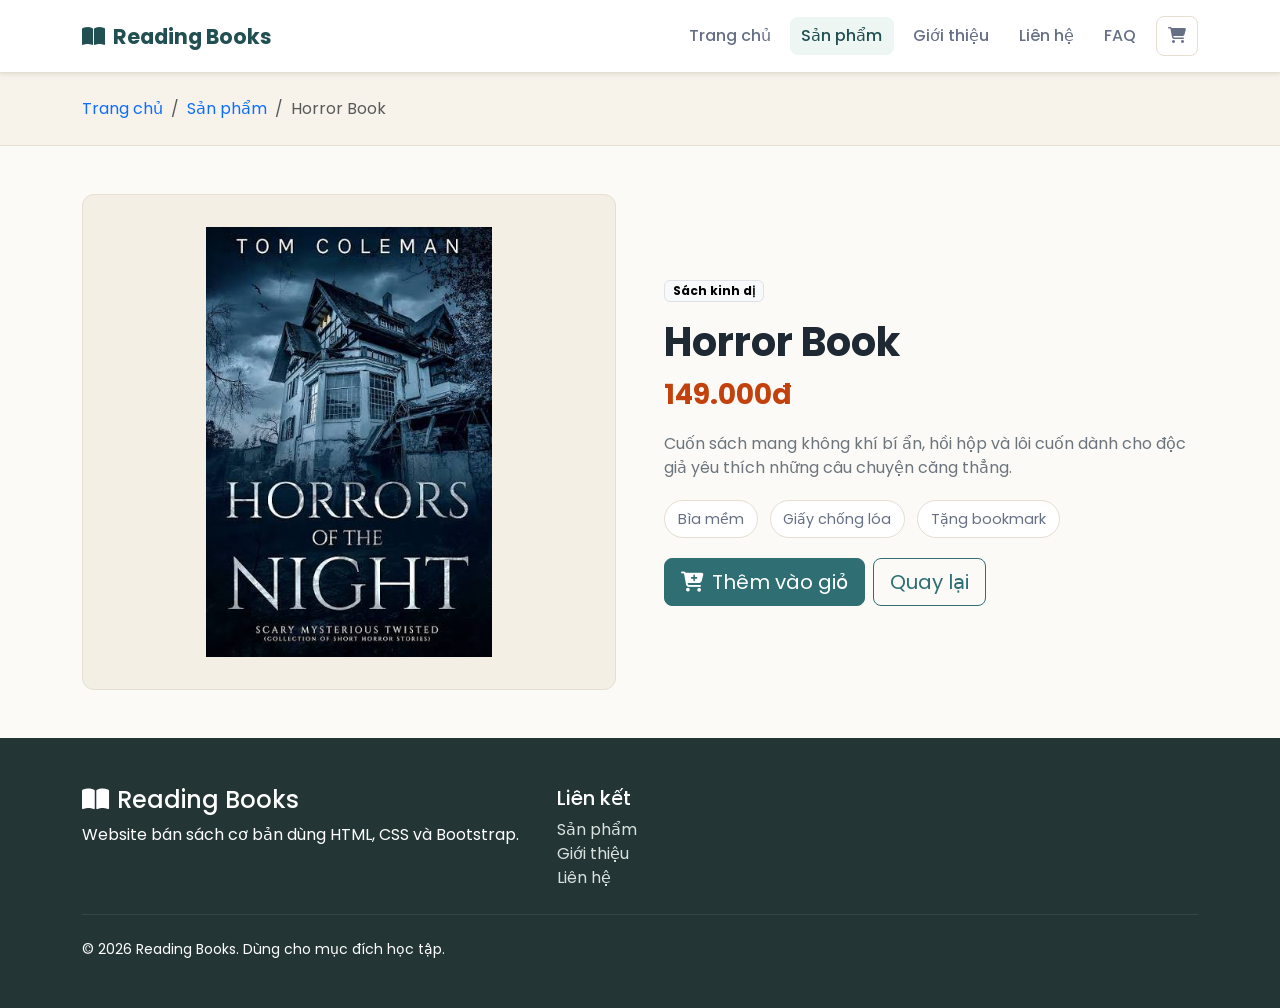
<file: product-detail.html>
﻿<!doctype html><html lang="vi"><head><meta charset="utf-8"><meta name="viewport" content="width=device-width, initial-scale=1"><title>Horror Book | Reading Books</title><link rel="preconnect" href="https://fonts.googleapis.com"><link rel="preconnect" href="https://fonts.gstatic.com" crossorigin><link href="https://fonts.googleapis.com/css2?family=Poppins:wght@400;500;600;700&display=swap" rel="stylesheet"><link href="https://cdn.jsdelivr.net/npm/bootstrap@5.3.3/dist/css/bootstrap.min.css" rel="stylesheet"><link rel="stylesheet" href="https://cdnjs.cloudflare.com/ajax/libs/font-awesome/6.5.2/css/all.min.css"><link rel="stylesheet" href="assets/css/style.css"></head><body><nav class="site-nav shadow-sm sticky-top"><div class="container d-flex flex-wrap align-items-center justify-content-between gap-3 py-3"><a class="brand" href="index.html"><i class="fa-solid fa-book-open me-2"></i>Reading Books</a><div class="nav-links d-flex flex-wrap align-items-center gap-2"><a href="index.html">Trang chủ</a><a class="active" href="products.html">Sản phẩm</a><a href="about.html">Giới thiệu</a><a href="contact.html">Liên hệ</a><a href="faq.html">FAQ</a><a class="cart-link" href="cart.html"><i class="fa-solid fa-cart-shopping"></i></a></div></div></nav><main><section class="page-header py-4"><div class="container"><nav aria-label="breadcrumb"><ol class="breadcrumb mb-0"><li class="breadcrumb-item"><a href="index.html">Trang chủ</a></li><li class="breadcrumb-item"><a href="products.html">Sản phẩm</a></li><li class="breadcrumb-item active">Horror Book</li></ol></nav></div></section><section class="py-5"><div class="container"><div class="row g-5 align-items-center"><div class="col-lg-6"><div class="detail-image-box"><img src="assets/images1/horror book.jpg" class="img-fluid" alt="Horror Book"></div></div><div class="col-lg-6"><span class="badge text-bg-light border">Sách kinh dị</span><h1 class="fw-bold mt-3">Horror Book</h1><p class="price fs-3">149.000đ</p><p class="text-secondary">Cuốn sách mang không khí bí ẩn, hồi hộp và lôi cuốn dành cho độc giả yêu thích những câu chuyện căng thẳng.</p><div class="book-meta"><span>Bìa mềm</span><span>Giấy chống lóa</span><span>Tặng bookmark</span></div><a class="btn btn-primary btn-lg" href="cart.html"><i class="fa-solid fa-cart-plus me-2"></i>Thêm vào giỏ</a><a class="btn btn-outline-primary btn-lg ms-2" href="products.html">Quay lại</a></div></div></div></section></main><footer class="site-footer py-5"><div class="container"><div class="row g-4"><div class="col-md-5"><h4><i class="fa-solid fa-book-open me-2"></i>Reading Books</h4><p class="mb-0">Website bán sách cơ bản dùng HTML, CSS và Bootstrap.</p></div><div class="col-6 col-md-3"><h5>Liên kết</h5><a href="products.html">Sản phẩm</a><br><a href="about.html">Giới thiệu</a><br><a href="contact.html">Liên hệ</a></div></div><hr class="border-secondary my-4"><p class="small mb-0">© 2026 Reading Books. Dùng cho mục đích học tập.</p></div></footer></body></html>
</file>
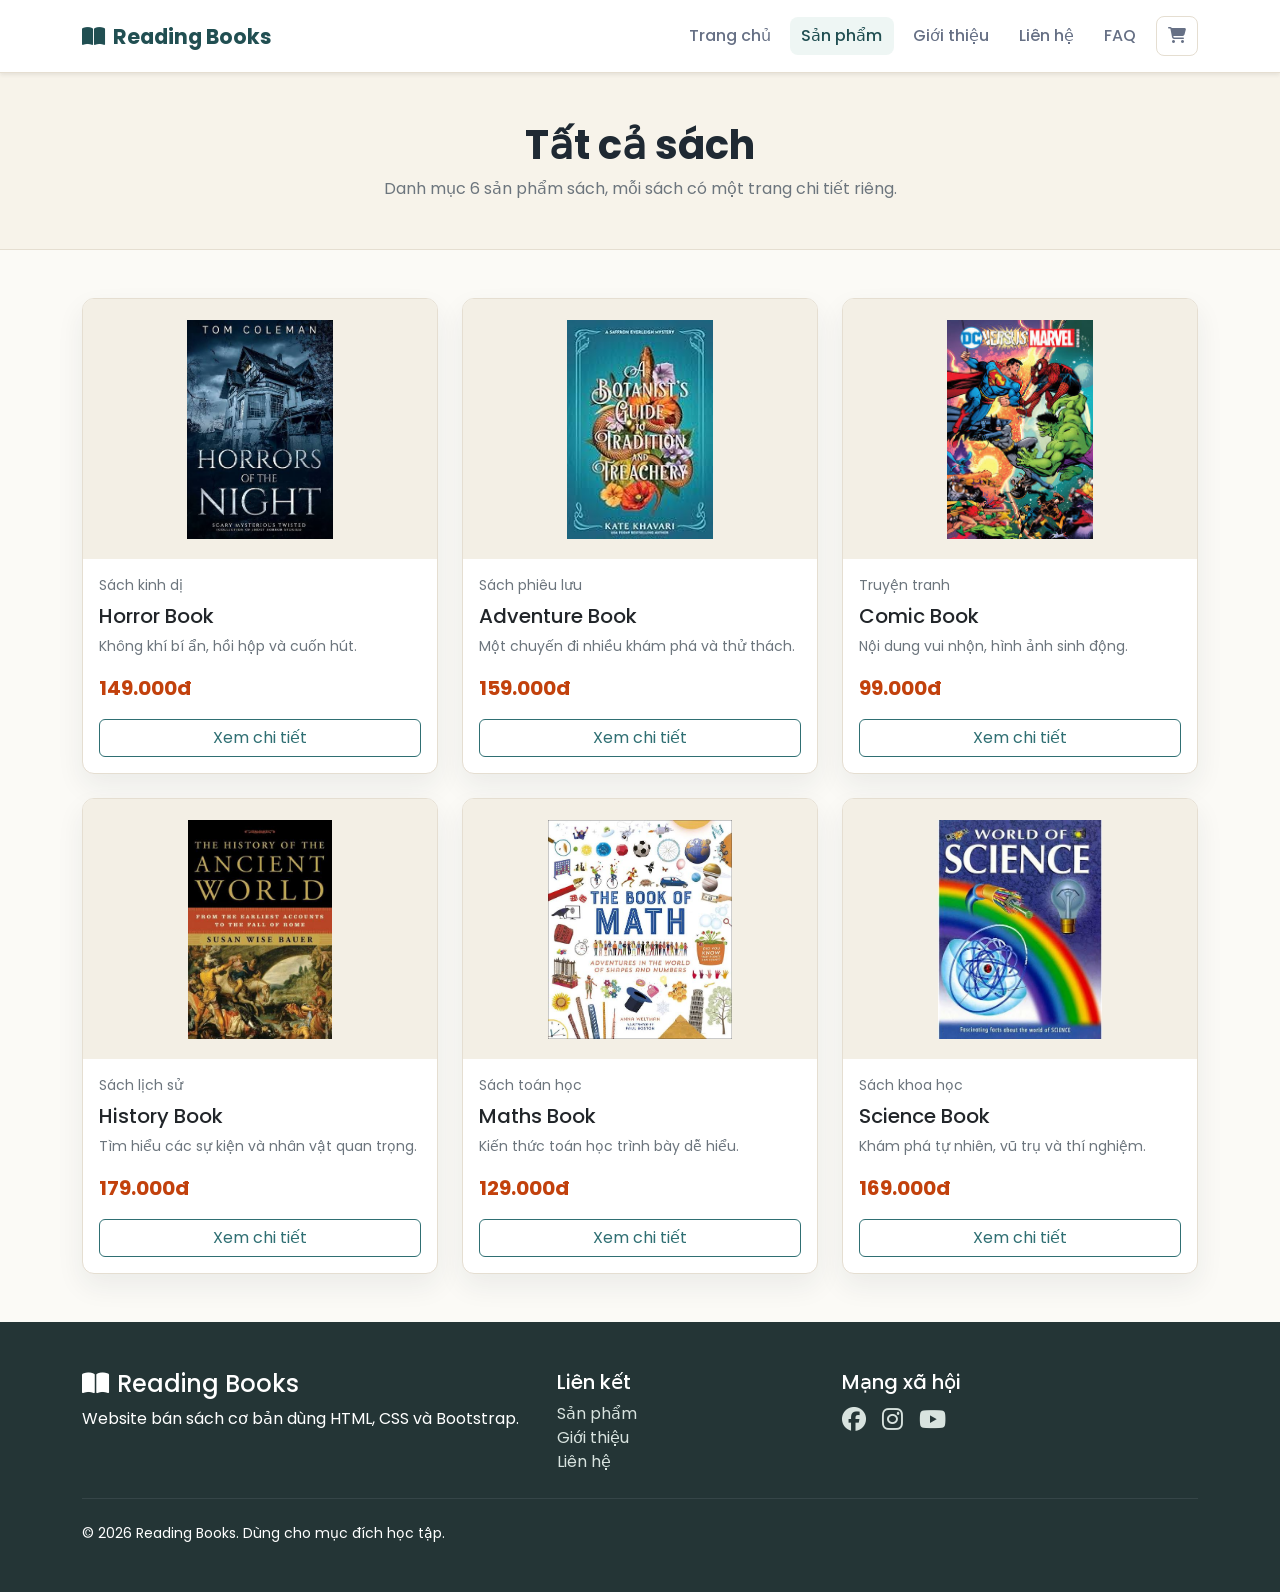
<file: products.html>
<!doctype html>
<html lang="vi">
<head>
  <meta charset="utf-8">
  <meta name="viewport" content="width=device-width, initial-scale=1">
  <title>Sản phẩm | Reading Books</title>
  <link rel="preconnect" href="https://fonts.googleapis.com">
  <link rel="preconnect" href="https://fonts.gstatic.com" crossorigin>
  <link href="https://fonts.googleapis.com/css2?family=Poppins:wght@400;500;600;700&display=swap" rel="stylesheet">
  <link href="https://cdn.jsdelivr.net/npm/bootstrap@5.3.3/dist/css/bootstrap.min.css" rel="stylesheet">
  <link rel="stylesheet" href="https://cdnjs.cloudflare.com/ajax/libs/font-awesome/6.5.2/css/all.min.css">
  <link rel="stylesheet" href="assets/css/style.css">
</head>
<body>
  <nav class="site-nav shadow-sm sticky-top">
    <div class="container d-flex flex-wrap align-items-center justify-content-between gap-3 py-3">
      <a class="brand" href="index.html"><i class="fa-solid fa-book-open me-2"></i>Reading Books</a>
      <div class="nav-links d-flex flex-wrap align-items-center gap-2">
        <a href="index.html">Trang chủ</a><a class="active" href="products.html">Sản phẩm</a><a href="about.html">Giới thiệu</a><a href="contact.html">Liên hệ</a><a href="faq.html">FAQ</a><a class="cart-link" href="cart.html"><i class="fa-solid fa-cart-shopping"></i></a>
      </div>
    </div>
  </nav>
  <main>
    <section class="page-header py-5 text-center">
      <div class="container">
        <h1 class="fw-bold">Tất cả sách</h1>
        <p class="text-secondary mb-0">Danh mục 6 sản phẩm sách, mỗi sách có một trang chi tiết riêng.</p>
      </div>
    </section>
    <section class="py-5">
      <div class="container">
        <div class="row g-4">
          <div class="col-sm-6 col-lg-4"><article class="card product-card h-100"><div class="product-img-wrapper"><img src="assets/images1/horror book.jpg" class="product-image" alt="Horror Book"></div><div class="card-body d-flex flex-column"><span class="small text-secondary">Sách kinh dị</span><h2 class="h5 mt-2">Horror Book</h2><p class="text-secondary small">Không khí bí ẩn, hồi hộp và cuốn hút.</p><p class="price">149.000đ</p><a href="product-detail.html" class="btn btn-outline-primary mt-auto">Xem chi tiết</a></div></article></div>
          <div class="col-sm-6 col-lg-4"><article class="card product-card h-100"><div class="product-img-wrapper"><img src="assets/images1/adventure book.jpg" class="product-image" alt="Adventure Book"></div><div class="card-body d-flex flex-column"><span class="small text-secondary">Sách phiêu lưu</span><h2 class="h5 mt-2">Adventure Book</h2><p class="text-secondary small">Một chuyến đi nhiều khám phá và thử thách.</p><p class="price">159.000đ</p><a href="adventure-detail.html" class="btn btn-outline-primary mt-auto">Xem chi tiết</a></div></article></div>
          <div class="col-sm-6 col-lg-4"><article class="card product-card h-100"><div class="product-img-wrapper"><img src="assets/images1/comic.jpg" class="product-image" alt="Comic Book"></div><div class="card-body d-flex flex-column"><span class="small text-secondary">Truyện tranh</span><h2 class="h5 mt-2">Comic Book</h2><p class="text-secondary small">Nội dung vui nhộn, hình ảnh sinh động.</p><p class="price">99.000đ</p><a href="comic-detail.html" class="btn btn-outline-primary mt-auto">Xem chi tiết</a></div></article></div>
          <div class="col-sm-6 col-lg-4"><article class="card product-card h-100"><div class="product-img-wrapper"><img src="assets/images1/history.jpg" class="product-image" alt="History Book"></div><div class="card-body d-flex flex-column"><span class="small text-secondary">Sách lịch sử</span><h2 class="h5 mt-2">History Book</h2><p class="text-secondary small">Tìm hiểu các sự kiện và nhân vật quan trọng.</p><p class="price">179.000đ</p><a href="history-detail.html" class="btn btn-outline-primary mt-auto">Xem chi tiết</a></div></article></div>
          <div class="col-sm-6 col-lg-4"><article class="card product-card h-100"><div class="product-img-wrapper"><img src="assets/images1/maths.jpg" class="product-image" alt="Maths Book"></div><div class="card-body d-flex flex-column"><span class="small text-secondary">Sách toán học</span><h2 class="h5 mt-2">Maths Book</h2><p class="text-secondary small">Kiến thức toán học trình bày dễ hiểu.</p><p class="price">129.000đ</p><a href="maths-detail.html" class="btn btn-outline-primary mt-auto">Xem chi tiết</a></div></article></div>
          <div class="col-sm-6 col-lg-4"><article class="card product-card h-100"><div class="product-img-wrapper"><img src="assets/images1/science book.jpg" class="product-image" alt="Science Book"></div><div class="card-body d-flex flex-column"><span class="small text-secondary">Sách khoa học</span><h2 class="h5 mt-2">Science Book</h2><p class="text-secondary small">Khám phá tự nhiên, vũ trụ và thí nghiệm.</p><p class="price">169.000đ</p><a href="science-detail.html" class="btn btn-outline-primary mt-auto">Xem chi tiết</a></div></article></div>
        </div>
      </div>
    </section>
  </main>
  <footer class="site-footer py-5"><div class="container"><div class="row g-4"><div class="col-md-5"><h4><i class="fa-solid fa-book-open me-2"></i>Reading Books</h4><p class="mb-0">Website bán sách cơ bản dùng HTML, CSS và Bootstrap.</p></div><div class="col-6 col-md-3"><h5>Liên kết</h5><a href="products.html">Sản phẩm</a><br><a href="about.html">Giới thiệu</a><br><a href="contact.html">Liên hệ</a></div><div class="col-6 col-md-4"><h5>Mạng xã hội</h5><div class="d-flex gap-3 fs-4"><a href="#"><i class="fa-brands fa-facebook"></i></a><a href="#"><i class="fa-brands fa-instagram"></i></a><a href="#"><i class="fa-brands fa-youtube"></i></a></div></div></div><hr class="border-secondary my-4"><p class="small mb-0">© 2026 Reading Books. Dùng cho mục đích học tập.</p></div></footer>
</body>
</html>
</file>
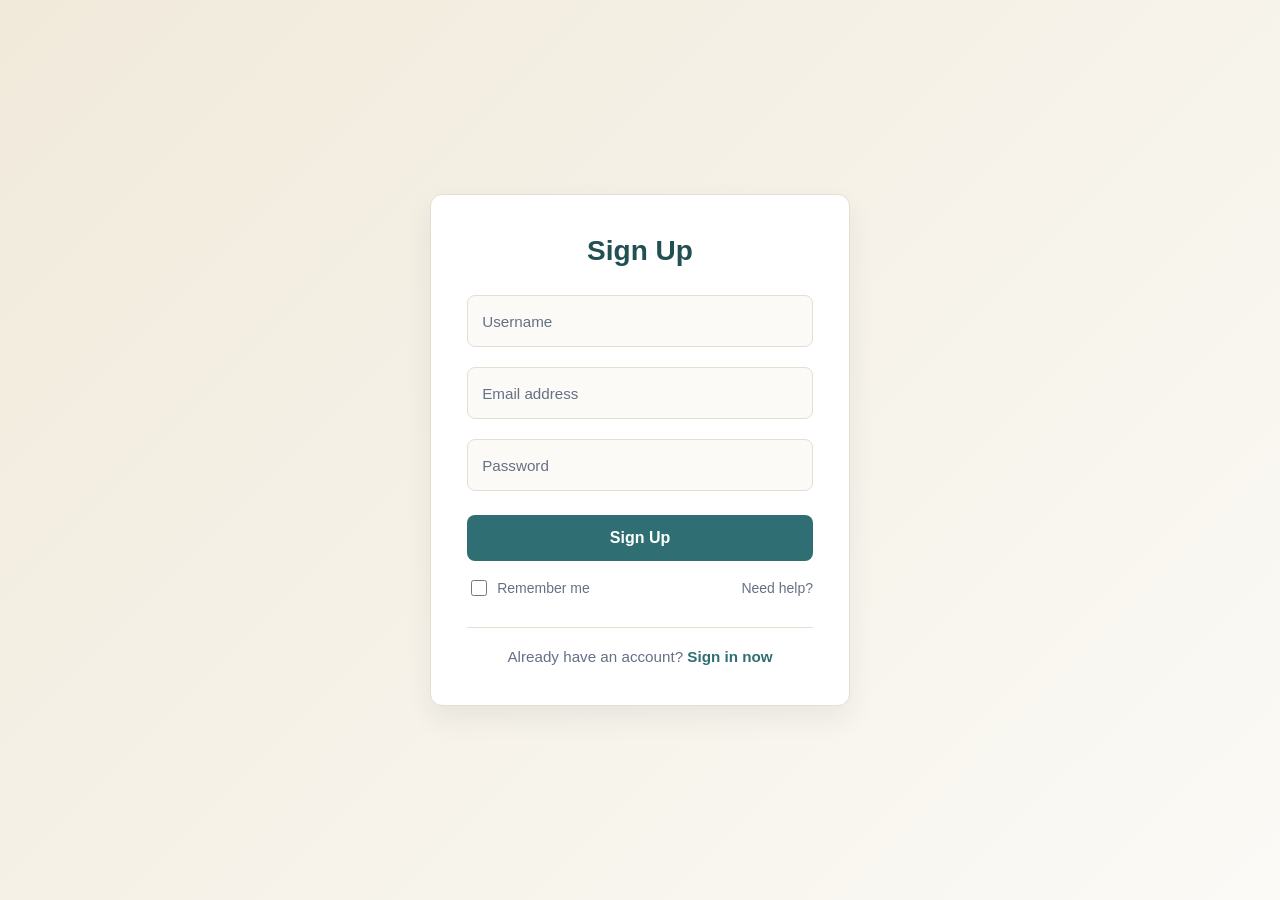
<file: register.html>
<!DOCTYPE html>
<html lang="en">
  <head>
    <meta charset="UTF-8" />
    <meta name="viewport" content="width=device-width, initial-scale=1.0" />
    <title>Register</title>
    <link rel="stylesheet" href="assets/css/register.css" />
  </head>
  <body>
    <div class="form-wrapper">
      <h2>Sign Up</h2>
      <form action="#">
        <div class="form-control">
          <input id="username" type="text" required />
          <label>Username</label>
        </div>
        <div class="form-control">
          <input id="email" type="text" required />
          <label>Email address</label>
        </div>
        <div class="form-control">
          <input id="password" type="password" required />
          <label>Password</label>
        </div>
        <button type="submit">Sign Up</button>
        <label id="register-message" class="register-message"></label>
        <div class="form-help">
          <div class="remember-me">
            <input type="checkbox" id="remember-me" />
            <label for="remember-me">Remember me</label>
          </div>
          <a href="#">Need help?</a>
        </div>
      </form>
      <p>Already have an account? <a href="login.html">Sign in now</a></p>
    </div>

    <script src="assets/js/register.js"></script>
  </body>
</html>
</file>
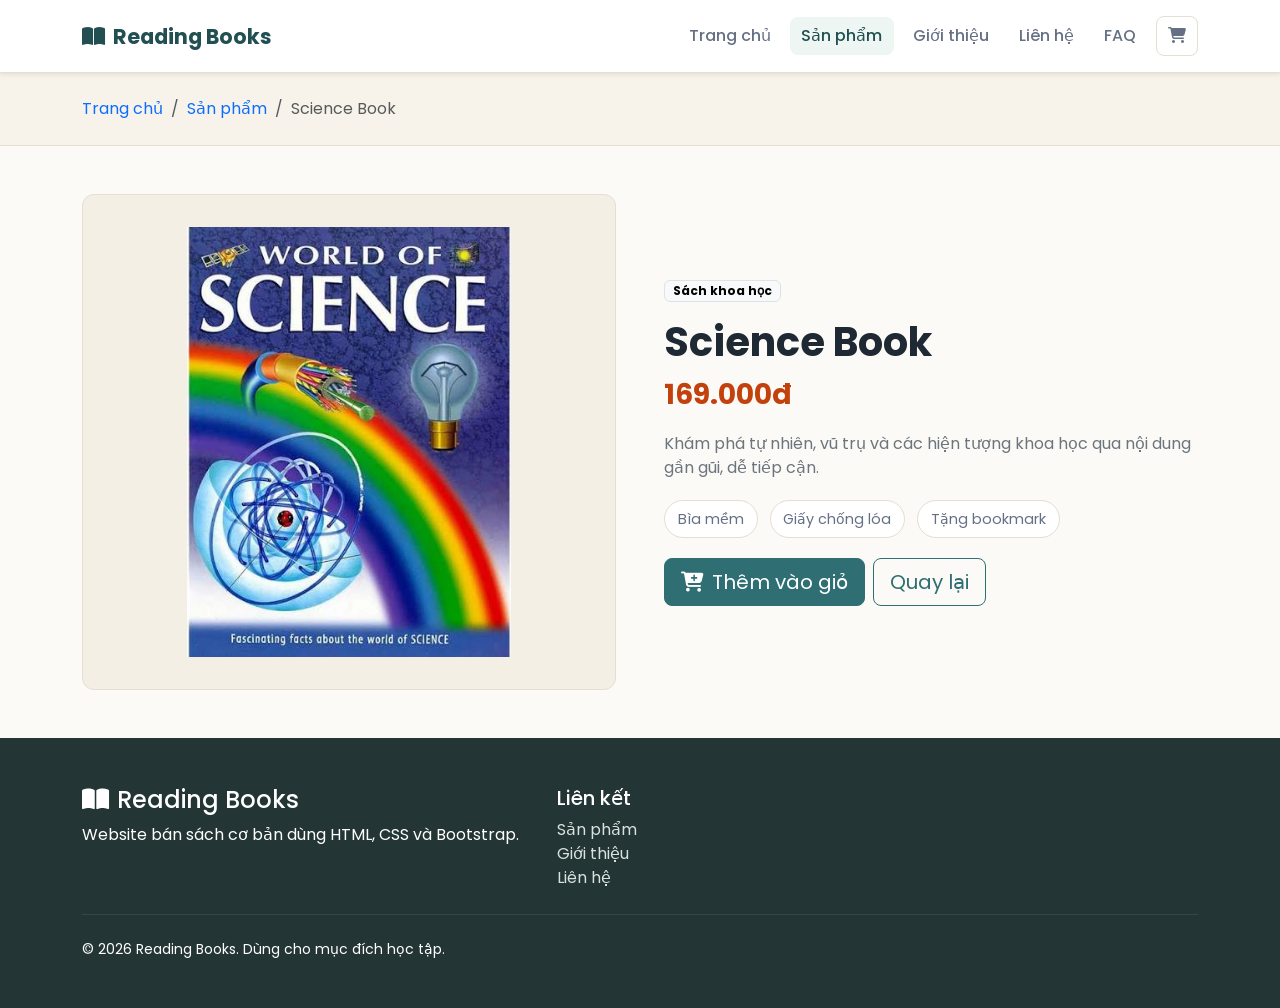
<file: science-detail.html>
﻿<!doctype html><html lang="vi"><head><meta charset="utf-8"><meta name="viewport" content="width=device-width, initial-scale=1"><title>Science Book | Reading Books</title><link rel="preconnect" href="https://fonts.googleapis.com"><link rel="preconnect" href="https://fonts.gstatic.com" crossorigin><link href="https://fonts.googleapis.com/css2?family=Poppins:wght@400;500;600;700&display=swap" rel="stylesheet"><link href="https://cdn.jsdelivr.net/npm/bootstrap@5.3.3/dist/css/bootstrap.min.css" rel="stylesheet"><link rel="stylesheet" href="https://cdnjs.cloudflare.com/ajax/libs/font-awesome/6.5.2/css/all.min.css"><link rel="stylesheet" href="assets/css/style.css"></head><body><nav class="site-nav shadow-sm sticky-top"><div class="container d-flex flex-wrap align-items-center justify-content-between gap-3 py-3"><a class="brand" href="index.html"><i class="fa-solid fa-book-open me-2"></i>Reading Books</a><div class="nav-links d-flex flex-wrap align-items-center gap-2"><a href="index.html">Trang chủ</a><a class="active" href="products.html">Sản phẩm</a><a href="about.html">Giới thiệu</a><a href="contact.html">Liên hệ</a><a href="faq.html">FAQ</a><a class="cart-link" href="cart.html"><i class="fa-solid fa-cart-shopping"></i></a></div></div></nav><main><section class="page-header py-4"><div class="container"><nav aria-label="breadcrumb"><ol class="breadcrumb mb-0"><li class="breadcrumb-item"><a href="index.html">Trang chủ</a></li><li class="breadcrumb-item"><a href="products.html">Sản phẩm</a></li><li class="breadcrumb-item active">Science Book</li></ol></nav></div></section><section class="py-5"><div class="container"><div class="row g-5 align-items-center"><div class="col-lg-6"><div class="detail-image-box"><img src="assets/images1/science book.jpg" class="img-fluid" alt="Science Book"></div></div><div class="col-lg-6"><span class="badge text-bg-light border">Sách khoa học</span><h1 class="fw-bold mt-3">Science Book</h1><p class="price fs-3">169.000đ</p><p class="text-secondary">Khám phá tự nhiên, vũ trụ và các hiện tượng khoa học qua nội dung gần gũi, dễ tiếp cận.</p><div class="book-meta"><span>Bìa mềm</span><span>Giấy chống lóa</span><span>Tặng bookmark</span></div><a class="btn btn-primary btn-lg" href="cart.html"><i class="fa-solid fa-cart-plus me-2"></i>Thêm vào giỏ</a><a class="btn btn-outline-primary btn-lg ms-2" href="products.html">Quay lại</a></div></div></div></section></main><footer class="site-footer py-5"><div class="container"><div class="row g-4"><div class="col-md-5"><h4><i class="fa-solid fa-book-open me-2"></i>Reading Books</h4><p class="mb-0">Website bán sách cơ bản dùng HTML, CSS và Bootstrap.</p></div><div class="col-6 col-md-3"><h5>Liên kết</h5><a href="products.html">Sản phẩm</a><br><a href="about.html">Giới thiệu</a><br><a href="contact.html">Liên hệ</a></div></div><hr class="border-secondary my-4"><p class="small mb-0">© 2026 Reading Books. Dùng cho mục đích học tập.</p></div></footer></body></html>
</file>
<file: assets/css/style.css>
:root {
  --primary: #2f6f73;
  --primary-dark: #214f52;
  --ink: #1f2933;
  --muted: #667085;
  --paper: #f7f3ea;
  --soft: #fbfaf6;
  --line: #e5ded1;
}

* { box-sizing: border-box; }

body {
  margin: 0;
  font-family: "Poppins", Arial, sans-serif;
  color: var(--ink);
  background: var(--soft);
}

a { text-decoration: none; }
.text-primary { color: var(--primary) !important; }

.btn-primary {
  --bs-btn-bg: var(--primary);
  --bs-btn-border-color: var(--primary);
  --bs-btn-hover-bg: var(--primary-dark);
  --bs-btn-hover-border-color: var(--primary-dark);
}

.btn-outline-primary {
  --bs-btn-color: var(--primary);
  --bs-btn-border-color: var(--primary);
  --bs-btn-hover-bg: var(--primary);
  --bs-btn-hover-border-color: var(--primary);
}

.site-nav {
  background: #fff;
  border-bottom: 1px solid var(--line);
}

.brand {
  color: var(--primary-dark);
  font-size: 1.3rem;
  font-weight: 700;
}

.nav-links a {
  color: var(--muted);
  font-weight: 500;
  padding: .45rem .7rem;
  border-radius: .5rem;
}

.nav-links a:hover,
.nav-links a.active {
  color: var(--primary-dark);
  background: #eef6f4;
}

.cart-link { border: 1px solid var(--line); }

.hero-section {
  background: linear-gradient(135deg, #f1eadb, #ffffff);
  min-height: 520px;
  display: flex;
  align-items: center;
}

.hero-image {
  max-height: 390px;
  object-fit: contain;
  border-radius: .75rem;
  box-shadow: 0 18px 40px rgba(31, 41, 51, .14);
}

.page-header {
  background: var(--paper);
  border-bottom: 1px solid var(--line);
}

.section-heading {
  max-width: 700px;
  margin-inline: auto;
}

.product-card,
.feature-card,
.summary-card,
.form-card,
.faq-box {
  border: 1px solid var(--line);
  border-radius: .75rem;
  background: #fff;
  box-shadow: 0 12px 28px rgba(31, 41, 51, .07);
}

.product-card {
  overflow: hidden;
  transition: transform .2s ease, box-shadow .2s ease;
}

.product-card:hover {
  transform: translateY(-4px);
  box-shadow: 0 18px 35px rgba(31, 41, 51, .12);
}

.product-img-wrapper {
  height: 260px;
  padding: 1.3rem;
  display: flex;
  align-items: center;
  justify-content: center;
  background: #f3efe5;
}

.product-image {
  max-width: 100%;
  max-height: 100%;
  object-fit: contain;
}

.price {
  color: #c2410c;
  font-size: 1.25rem;
  font-weight: 700;
  margin-bottom: 1rem;
}

.detail-image-box {
  padding: 2rem;
  border: 1px solid var(--line);
  border-radius: .75rem;
  background: #f3efe5;
  text-align: center;
}

.detail-image-box img {
  max-height: 430px;
  object-fit: contain;
}

.book-meta {
  display: flex;
  flex-wrap: wrap;
  gap: .75rem;
  margin: 1.25rem 0;
}

.book-meta span {
  border: 1px solid var(--line);
  border-radius: 999px;
  padding: .45rem .8rem;
  background: #fff;
  color: var(--muted);
  font-size: .9rem;
}

.cta-section { background: var(--primary); }

.site-footer {
  background: #243536;
  color: #fff;
}

.site-footer a { color: #d8e3df; }
.site-footer a:hover { color: #fff; }

.cart-thumb {
  width: 72px;
  height: 72px;
  object-fit: contain;
  padding: .5rem;
  border-radius: .5rem;
  background: var(--paper);
}

@media (max-width: 767.98px) {
  .site-nav .container,
  .nav-links {
    justify-content: center !important;
  }

  .hero-section {
    min-height: auto;
    text-align: center;
  }

  .hero-section .d-flex { justify-content: center; }
  .hero-image { max-height: 280px; }
  .product-img-wrapper { height: 220px; }
}
</file>
<file: assets/css/register.css>
/* Bảng màu đồng bộ với toàn bộ website */
:root {
  --primary: #2f6f73;
  --primary-dark: #214f52;
  --ink: #1f2933;
  --muted: #667085;
  --paper: #f7f3ea;
  --soft: #fbfaf6;
  --line: #e5ded1;
}

* {
  box-sizing: border-box;
}

a {
  text-decoration: none;
}

/* Căn giữa toàn bộ form trên màn hình */
body {
  margin: 0;
  min-height: 100vh;
  display: flex;
  align-items: center;
  justify-content: center;
  padding: 1.5rem;
  font-family: "Poppins", Arial, sans-serif;
  color: var(--ink);
  background: linear-gradient(135deg, #f1eadb, var(--soft));
}

/* Khung thẻ đăng ký */
.form-wrapper {
  width: 100%;
  max-width: 420px;
  padding: 2.5rem 2.25rem;
  background: #fff;
  border: 1px solid var(--line);
  border-radius: .75rem;
  box-shadow: 0 12px 28px rgba(31, 41, 51, .07);
}

/* Tiêu đề Sign Up */
.form-wrapper h2 {
  margin: 0 0 1.75rem;
  color: var(--primary-dark);
  font-size: 1.75rem;
  font-weight: 700;
  text-align: center;
}

/* Ô nhập liệu và nhãn bay (Floating Label) */
.form-control {
  position: relative;
  margin-bottom: 1.25rem;
}

.form-control input {
  width: 100%;
  height: 52px;
  padding: 1.15rem .95rem .35rem;
  font-family: inherit;
  font-size: .95rem;
  color: var(--ink);
  background: var(--soft);
  border: 1px solid var(--line);
  border-radius: .5rem;
  outline: none;
  transition: border-color .2s ease, background-color .2s ease, box-shadow .2s ease;
}

.form-control label {
  position: absolute;
  left: .95rem;
  top: 50%;
  transform: translateY(-50%);
  color: var(--muted);
  font-size: .95rem;
  pointer-events: none;
  transition: all .2s ease;
}

/* Hiệu ứng khi bấm vào ô nhập hoặc đã có chữ */
.form-control input:focus,
.form-control input:valid {
  background: #fff;
  border-color: var(--primary);
}

.form-control input:focus {
  box-shadow: 0 0 0 .2rem rgba(47, 111, 115, .15);
}

.form-control input:focus ~ label,
.form-control input:valid ~ label {
  top: .85rem;
  font-size: .75rem;
  font-weight: 500;
  color: var(--primary);
}

/* Nút bấm Sign Up */
.form-wrapper button {
  width: 100%;
  padding: .85rem;
  margin-top: .25rem;
  font-family: inherit;
  font-size: 1rem;
  font-weight: 600;
  color: #fff;
  background: var(--primary);
  border: none;
  border-radius: .5rem;
  cursor: pointer;
  transition: background-color .2s ease, transform .1s ease;
}

.form-wrapper button:hover {
  background: var(--primary-dark);
}

.form-wrapper button:active {
  transform: scale(.99);
}

/* Nhãn thông báo lỗi / thành công ngay dưới nút Sign Up */
.register-message {
  display: none;
  margin-top: .85rem;
  padding: .65rem .9rem;
  border-radius: .5rem;
  font-size: .875rem;
  font-weight: 500;
  text-align: center;
}

.register-message.error {
  display: block;
  color: #c2410c;
  background: #fff5f2;
  border: 1px solid #f5c2b3;
}

.register-message.success {
  display: block;
  color: var(--primary-dark);
  background: #eef6f4;
  border: 1px solid var(--primary);
}

/* Hàng Remember me và Need help */
.form-help {
  display: flex;
  align-items: center;
  justify-content: space-between;
  margin-top: 1rem;
  font-size: .875rem;
  color: var(--muted);
}

.remember-me {
  display: flex;
  align-items: center;
  gap: .45rem;
}

.remember-me input[type="checkbox"] {
  width: 16px;
  height: 16px;
  accent-color: var(--primary);
  cursor: pointer;
}

.remember-me label {
  cursor: pointer;
}

.form-help a {
  color: var(--muted);
  transition: color .2s ease;
}

.form-help a:hover {
  color: var(--primary-dark);
  text-decoration: underline;
}

/* Dòng chuyển sang trang đăng nhập */
.form-wrapper p {
  margin: 1.75rem 0 0;
  padding-top: 1.25rem;
  border-top: 1px solid var(--line);
  text-align: center;
  font-size: .95rem;
  color: var(--muted);
}

.form-wrapper p a {
  color: var(--primary);
  font-weight: 600;
  transition: color .2s ease;
}

.form-wrapper p a:hover {
  color: var(--primary-dark);
  text-decoration: underline;
}

/* Tối ưu cho màn hình nhỏ */
@media (max-width: 480px) {
  .form-wrapper {
    padding: 2rem 1.5rem;
  }
}
</file>
